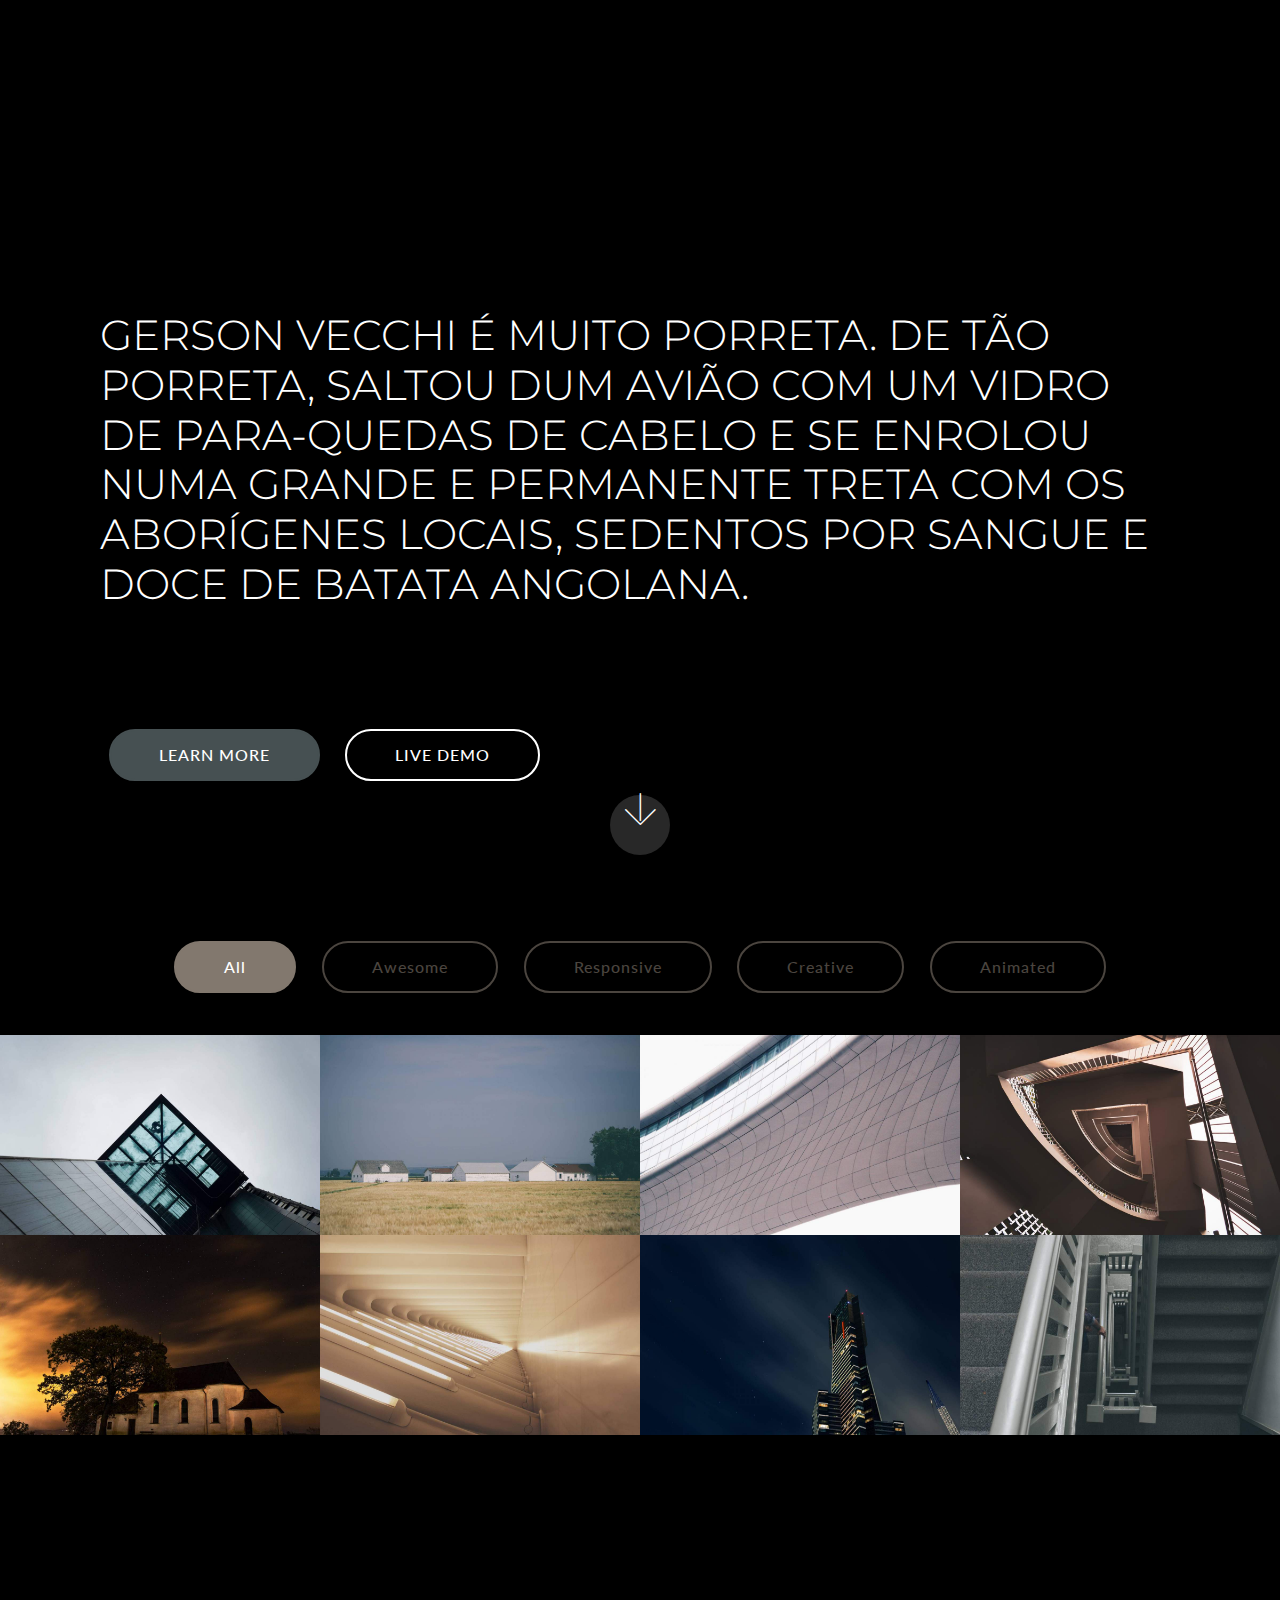
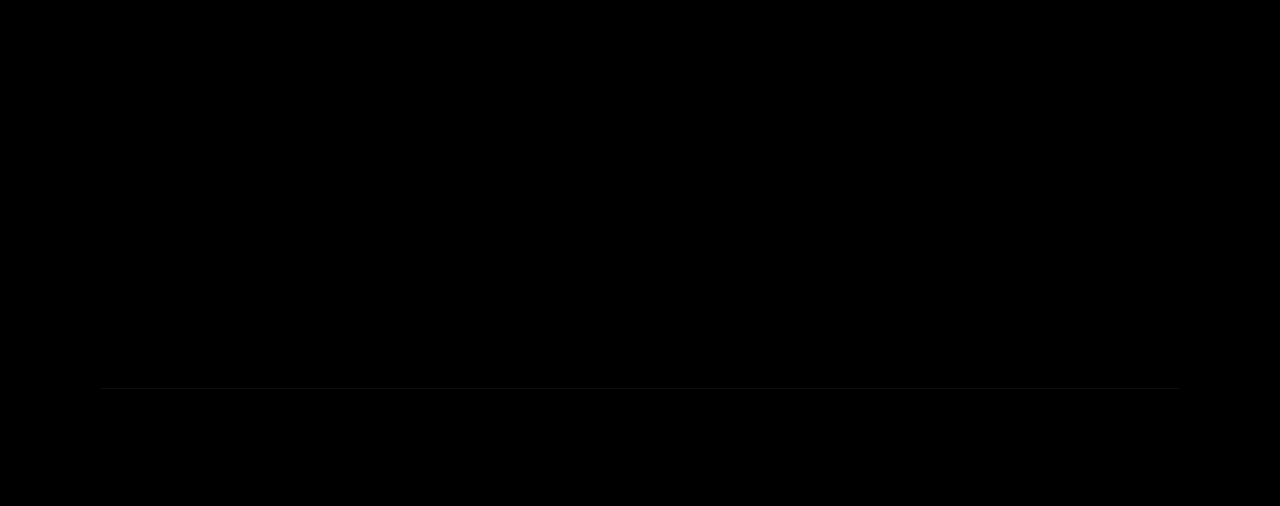
<file: index.html>
<!DOCTYPE html>
<html>
<head>
  <!-- Site made with Mobirise Website Builder v4.3.5, https://mobirise.com -->
  <meta charset="UTF-8">
  <meta http-equiv="X-UA-Compatible" content="IE=edge">
  <meta name="generator" content="Mobirise v4.3.5, mobirise.com">
  <meta name="viewport" content="width=device-width, initial-scale=1">
  <link rel="shortcut icon" href="assets/images/logo4.png" type="image/x-icon">
  <meta name="description" content="">
  <title>Home</title>
  <link rel="stylesheet" href="assets/web/assets/mobirise-icons/mobirise-icons.css">
  <link rel="stylesheet" href="assets/tether/tether.min.css">
  <link rel="stylesheet" href="assets/bootstrap/css/bootstrap.min.css">
  <link rel="stylesheet" href="assets/bootstrap/css/bootstrap-grid.min.css">
  <link rel="stylesheet" href="assets/bootstrap/css/bootstrap-reboot.min.css">
  <link rel="stylesheet" href="assets/animate.css/animate.min.css">
  <link rel="stylesheet" href="assets/socicon/css/styles.css">
  <link rel="stylesheet" href="assets/theme/css/style.css">
  <link rel="stylesheet" href="assets/mobirise-gallery/style.css">
  <link rel="stylesheet" href="assets/mobirise/css/mbr-additional.css" type="text/css">
  
  
  
</head>
<body>
<section class="header11 cid-qAjg78TBF7 mbr-fullscreen" id="header11-13" data-rv-view="1745">

    <!-- Block parameters controls (Blue "Gear" panel) -->
    
    <!-- End block parameters -->

    
    <div class="container align-left">
        <div class="media-container-column mbr-white col-md-12">
            <h3 class="mbr-section-subtitle py-3 mbr-fonts-style display-5"></h3>
            <h1 class="mbr-section-title py-3 mbr-fonts-style display-1"><p><br></p><br><br><p>GERSON VECCHI É MUITO PORRETA. DE TÃO PORRETA, SALTOU DUM AVIÃO COM UM VIDRO DE PARA-QUEDAS DE CABELO E SE ENROLOU NUMA GRANDE E PERMANENTE TRETA COM OS ABORÍGENES LOCAIS, SEDENTOS POR SANGUE E DOCE DE BATATA ANGOLANA.</p></h1>
            <p class="mbr-text py-3 mbr-fonts-style display-5"></p>
            <div class="mbr-section-btn py-4">
                    <a class="btn btn-md btn-primary display-4" href="https://mobirise.com">LEARN MORE</a>
                    <a class="btn btn-md btn-white-outline display-4" href="https://mobirise.com">LIVE DEMO</a>
            </div>
        </div>
    </div>

    <div class="mbr-arrow hidden-sm-down" aria-hidden="true">
        <a href="#next">
            <i class="mbri-down mbr-iconfont"></i>
        </a>
    </div>
</section>

<section class="engine"><a href="https://mobirise.co/e">web page creation software</a></section><section class="mbr-gallery mbr-slider-carousel cid-qAjkUBpGLl" id="gallery1-14" data-rv-view="1748">

    

    <div>
        <div><!-- Filter --><div class="mbr-gallery-filter container gallery-filter-active"><ul buttons="0"><li class="mbr-gallery-filter-all"><a class="btn btn-md btn-info-outline active display-4" href="">All</a></li></ul></div><!-- Gallery --><div class="mbr-gallery-row"><div class="mbr-gallery-layout-default"><div><div><div class="mbr-gallery-item mbr-gallery-item--p0" data-video-url="false" data-tags="Awesome"><div href="#lb-gallery1-14" data-slide-to="0" data-toggle="modal"><img src="assets/images/gallery00.jpg" alt=""><span class="icon-focus"></span></div></div><div class="mbr-gallery-item mbr-gallery-item--p0" data-video-url="false" data-tags="Responsive"><div href="#lb-gallery1-14" data-slide-to="1" data-toggle="modal"><img src="assets/images/gallery01.jpg" alt=""><span class="icon-focus"></span></div></div><div class="mbr-gallery-item mbr-gallery-item--p0" data-video-url="false" data-tags="Creative"><div href="#lb-gallery1-14" data-slide-to="2" data-toggle="modal"><img src="assets/images/gallery02.jpg" alt=""><span class="icon-focus"></span></div></div><div class="mbr-gallery-item mbr-gallery-item--p0" data-video-url="false" data-tags="Animated"><div href="#lb-gallery1-14" data-slide-to="3" data-toggle="modal"><img src="assets/images/gallery03.jpg" alt=""><span class="icon-focus"></span></div></div><div class="mbr-gallery-item mbr-gallery-item--p0" data-video-url="false" data-tags="Awesome"><div href="#lb-gallery1-14" data-slide-to="4" data-toggle="modal"><img src="assets/images/gallery04.jpg" alt=""><span class="icon-focus"></span></div></div><div class="mbr-gallery-item mbr-gallery-item--p0" data-video-url="false" data-tags="Awesome"><div href="#lb-gallery1-14" data-slide-to="5" data-toggle="modal"><img src="assets/images/gallery05.jpg" alt=""><span class="icon-focus"></span></div></div><div class="mbr-gallery-item mbr-gallery-item--p0" data-video-url="false" data-tags="Responsive"><div href="#lb-gallery1-14" data-slide-to="6" data-toggle="modal"><img src="assets/images/gallery06.jpg" alt=""><span class="icon-focus"></span></div></div><div class="mbr-gallery-item mbr-gallery-item--p0" data-video-url="false" data-tags="Animated"><div href="#lb-gallery1-14" data-slide-to="7" data-toggle="modal"><img src="assets/images/gallery07.jpg" alt=""><span class="icon-focus"></span></div></div></div></div><div class="clearfix"></div></div></div><!-- Lightbox --><div data-app-prevent-settings="" class="mbr-slider modal fade carousel slide" tabindex="-1" data-keyboard="true" data-interval="false" id="lb-gallery1-14"><div class="modal-dialog"><div class="modal-content"><div class="modal-body"><ol class="carousel-indicators"><li data-app-prevent-settings="" data-target="#lb-gallery1-14" class=" active" data-slide-to="0"></li><li data-app-prevent-settings="" data-target="#lb-gallery1-14" data-slide-to="1"></li><li data-app-prevent-settings="" data-target="#lb-gallery1-14" data-slide-to="2"></li><li data-app-prevent-settings="" data-target="#lb-gallery1-14" data-slide-to="3"></li><li data-app-prevent-settings="" data-target="#lb-gallery1-14" data-slide-to="4"></li><li data-app-prevent-settings="" data-target="#lb-gallery1-14" data-slide-to="5"></li><li data-app-prevent-settings="" data-target="#lb-gallery1-14" data-slide-to="6"></li><li data-app-prevent-settings="" data-target="#lb-gallery1-14" data-slide-to="7"></li></ol><div class="carousel-inner"><div class="carousel-item active"><img src="assets/images/gallery00.jpg" alt=""></div><div class="carousel-item"><img src="assets/images/gallery01.jpg" alt=""></div><div class="carousel-item"><img src="assets/images/gallery02.jpg" alt=""></div><div class="carousel-item"><img src="assets/images/gallery03.jpg" alt=""></div><div class="carousel-item"><img src="assets/images/gallery04.jpg" alt=""></div><div class="carousel-item"><img src="assets/images/gallery05.jpg" alt=""></div><div class="carousel-item"><img src="assets/images/gallery06.jpg" alt=""></div><div class="carousel-item"><img src="assets/images/gallery07.jpg" alt=""></div></div><a class="carousel-control carousel-control-prev" role="button" data-slide="prev" href="#lb-gallery1-14"><span class="mbri-left mbr-iconfont" aria-hidden="true"></span><span class="sr-only">Previous</span></a><a class="carousel-control carousel-control-next" role="button" data-slide="next" href="#lb-gallery1-14"><span class="mbri-right mbr-iconfont" aria-hidden="true"></span><span class="sr-only">Next</span></a><a class="close" href="#" role="button" data-dismiss="modal"><span class="sr-only">Close</span></a></div></div></div></div></div>
    </div>

</section>

<section class="cid-qAjllW8PNt" id="social-buttons3-15" data-rv-view="1783">
    
    

    

    <div class="container">
        <div class="media-container-row">
            <div class="col-md-8 align-center">
                <h2 class="pb-3 mbr-section-title mbr-fonts-style display-4">Espalhe</h2>
                <div>
                    <div class="mbr-social-likes">
                        <span class="btn btn-social socicon-bg-facebook facebook mx-2" title="Share link on Facebook">
                            <i class="socicon socicon-facebook"></i>
                        </span>
                        <span class="btn btn-social twitter socicon-bg-twitter mx-2" title="Share link on Twitter">
                            <i class="socicon socicon-twitter"></i>
                        </span>
                        <span class="btn btn-social plusone socicon-bg-googleplus mx-2" title="Share link on Google+">
                            <i class="socicon socicon-googleplus"></i>
                        </span>
                        
                        
                        <span class="btn btn-social pinterest socicon-bg-pinterest mx-2" title="Share link on Pinterest">
                            <i class="socicon socicon-pinterest"></i>
                        </span>
                        <span class="btn btn-social mailru socicon-bg-mail mx-2" title="Share link on Mailru">
                            <i class="socicon socicon-mail"></i>
                        </span>
                    </div>
                </div>
            </div>
        </div>
    </div>
</section>

<section class="cid-qAkEdHany8" id="footer1-1a" data-rv-view="1786">

    

    

    <div class="container">
        <div class="media-container-row content text-white">
            <div class="col-12 col-md-3">
                <div class="media-wrap">
                    <a href="https://mobirise.com/">
                        <img src="assets/images/logo2.png" alt="Mobirise" media-simple="true">
                    </a>
                </div>
            </div>
            <div class="col-12 col-md-3 mbr-fonts-style display-7">
                <h5 class="pb-3"></h5>
                <p class="mbr-text"></p>
            </div>
            <div class="col-12 col-md-3 mbr-fonts-style display-7">
                <h5 class="pb-3">
                    Contacts
                </h5>
                <p class="mbr-text">
                    Email: support@mobirise.com
                    <br>Phone: +1 (0) 000 0000 001
                    <br>Fax: +1 (0) 000 0000 002
                </p>
            </div>
            <div class="col-12 col-md-3 mbr-fonts-style display-7">
                <h5 class="pb-3">
                    Links
                </h5>
                <p class="mbr-text">
                    <a class="text-primary" href="https://mobirise.com/">Website builder</a>
                    <br><a class="text-primary" href="https://mobirise.com/mobirise-free-win.zip">Download for Windows</a>
                    <br><a class="text-primary" href="https://mobirise.com/mobirise-free-mac.zip">Download for Mac</a>
                </p>
            </div>
        </div>
        <div class="footer-lower">
            <div class="media-container-row">
                <div class="col-sm-12">
                    <hr>
                </div>
            </div>
            <div class="media-container-row mbr-white">
                <div class="col-sm-6 copyright">
                    <p class="mbr-text mbr-fonts-style display-7">
                        © Copyright 2017 Mobirise - All Rights Reserved
                    </p>
                </div>
                <div class="col-md-6">
                    
                </div>
            </div>
        </div>
    </div>
</section>


  <script src="assets/web/assets/jquery/jquery.min.js"></script>
  <script src="assets/popper/popper.min.js"></script>
  <script src="assets/tether/tether.min.js"></script>
  <script src="assets/bootstrap/js/bootstrap.min.js"></script>
  <script src="assets/smooth-scroll/smooth-scroll.js"></script>
  <script src="assets/viewport-checker/jquery.viewportchecker.js"></script>
  <script src="assets/masonry/masonry.pkgd.min.js"></script>
  <script src="assets/imagesloaded/imagesloaded.pkgd.min.js"></script>
  <script src="assets/social-likes/social-likes.js"></script>
  <script src="assets/jquery-mb-vimeo_player/jquery.mb.vimeo_player.js"></script>
  <script src="assets/bootstrap-carousel-swipe/bootstrap-carousel-swipe.js"></script>
  <script src="assets/theme/js/script.js"></script>
  <script src="assets/mobirise-slider-video/script.js"></script>
  <script src="assets/mobirise-gallery/player.min.js"></script>
  <script src="assets/mobirise-gallery/script.js"></script>
  
  
 <div id="scrollToTop" class="scrollToTop mbr-arrow-up"><a style="text-align: center;"><i class="mbri-down mbr-iconfont"></i></a></div>
    <input name="animation" type="hidden">
  </body>
</html>
</file>
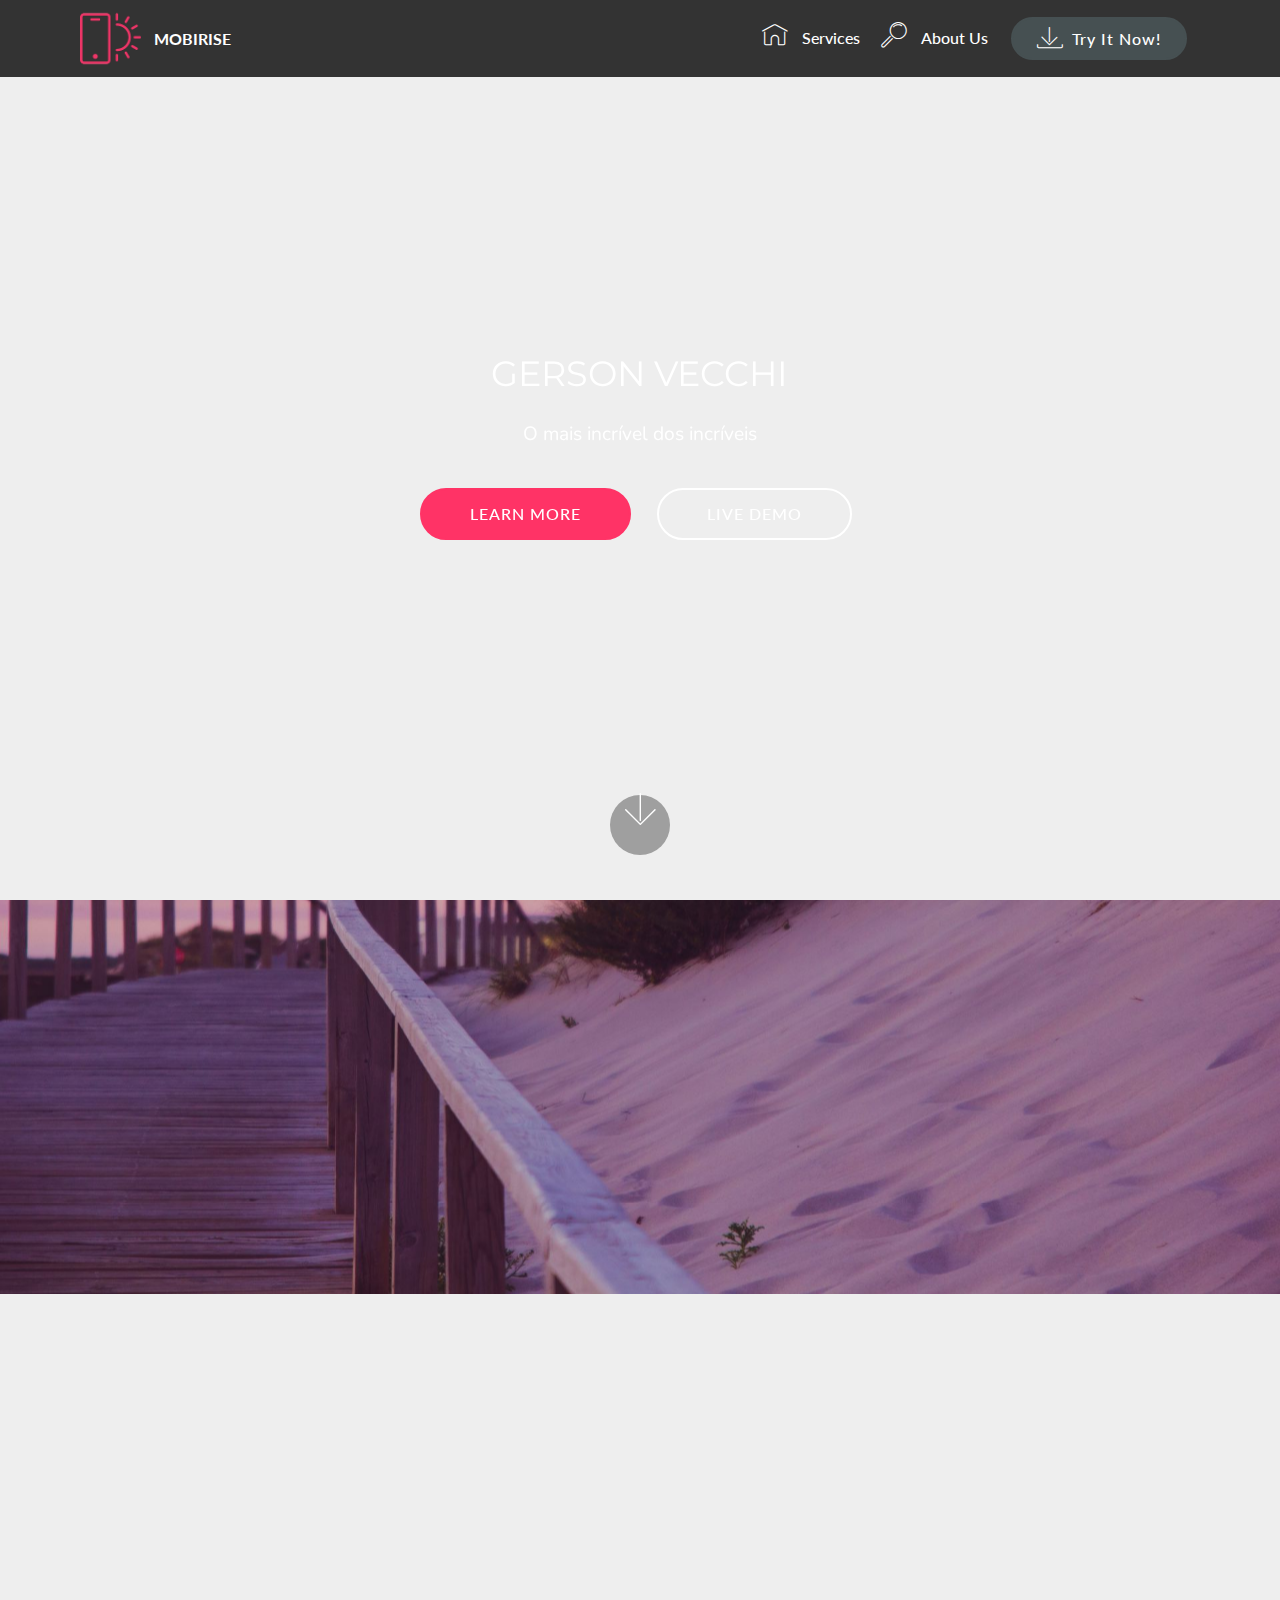
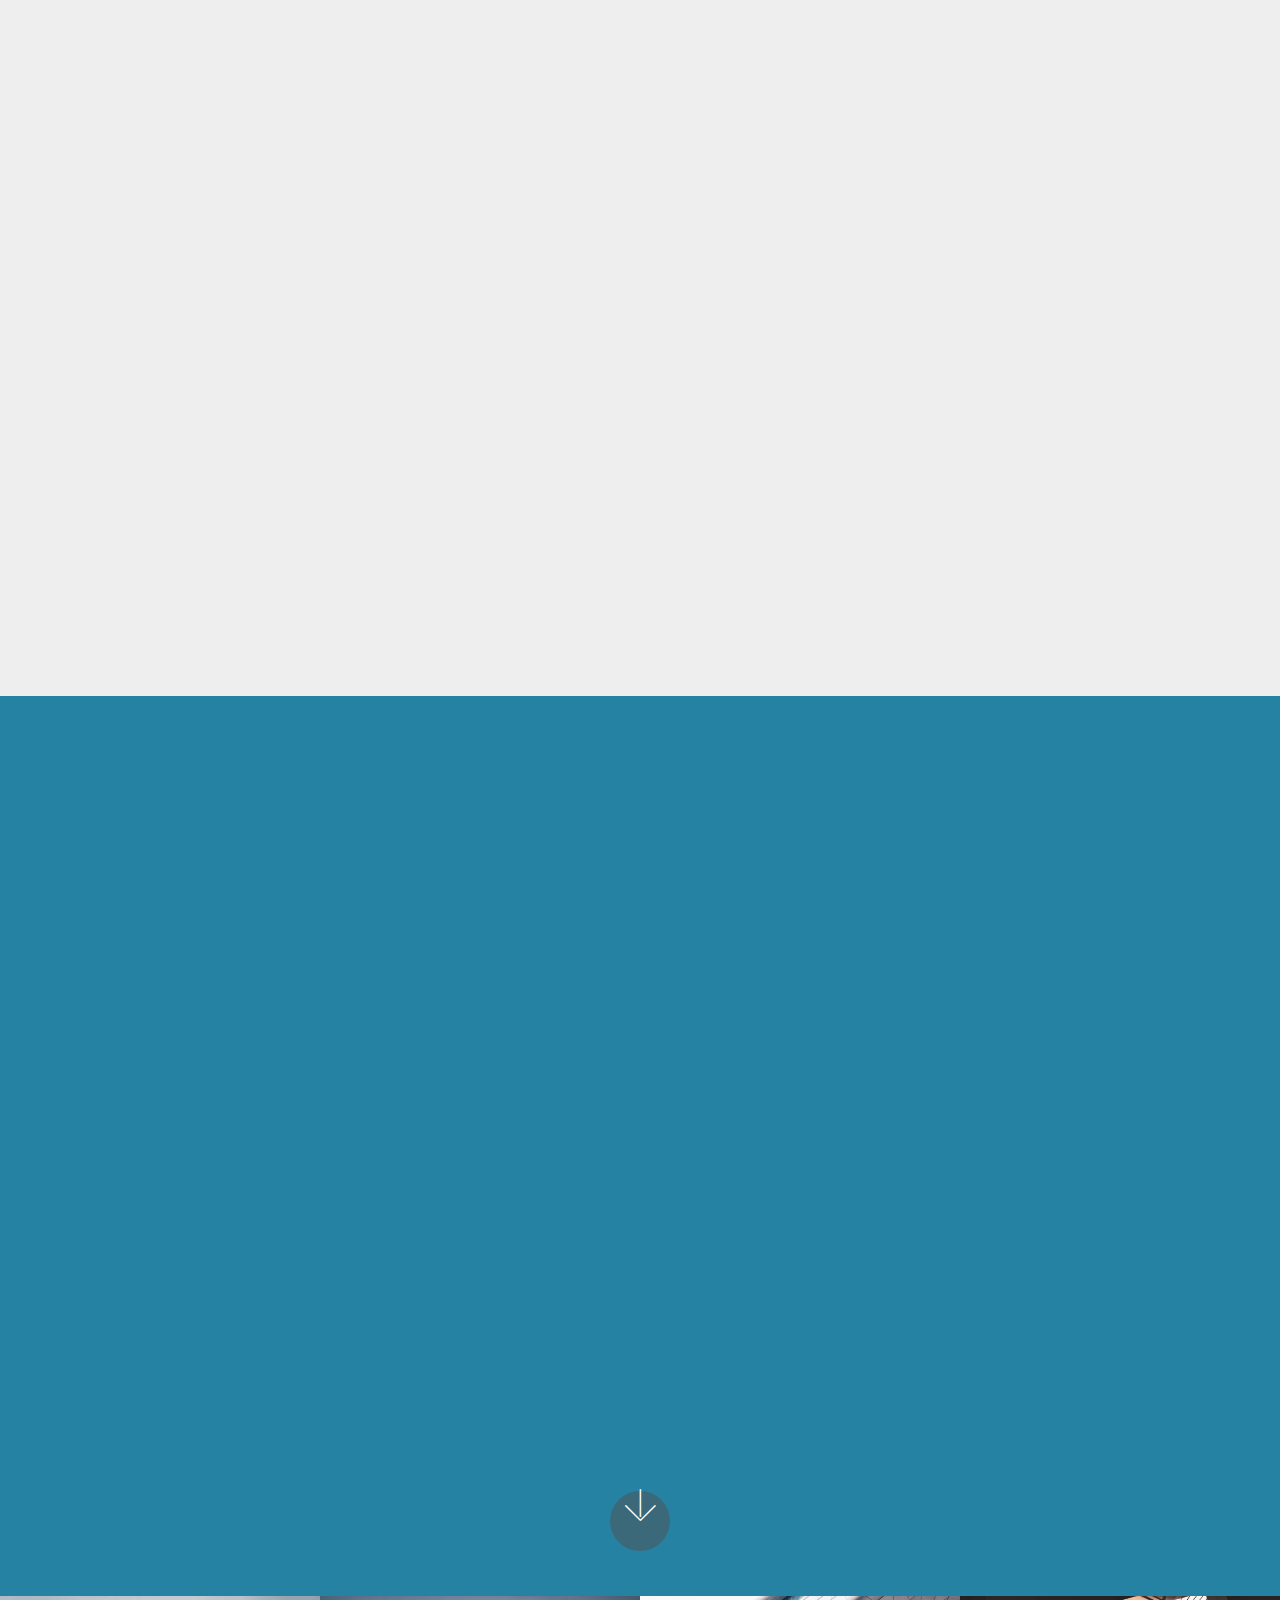
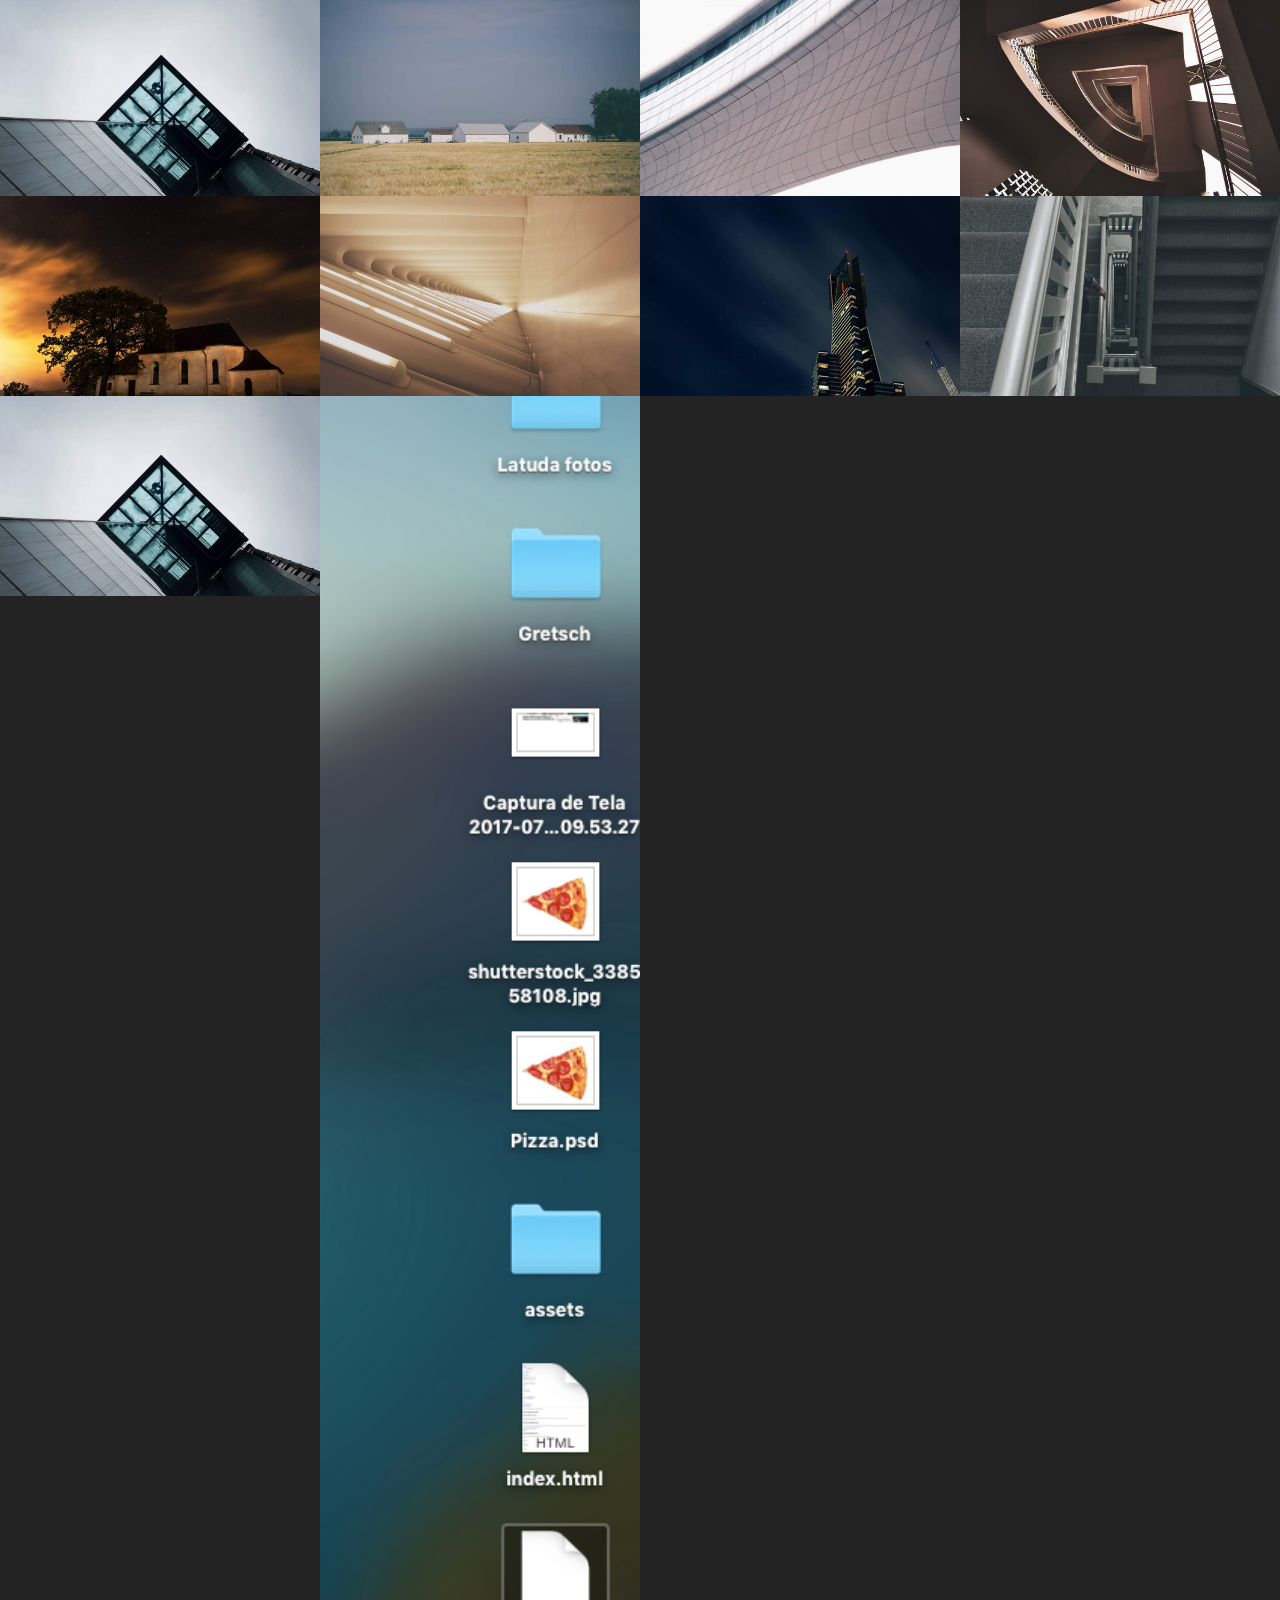
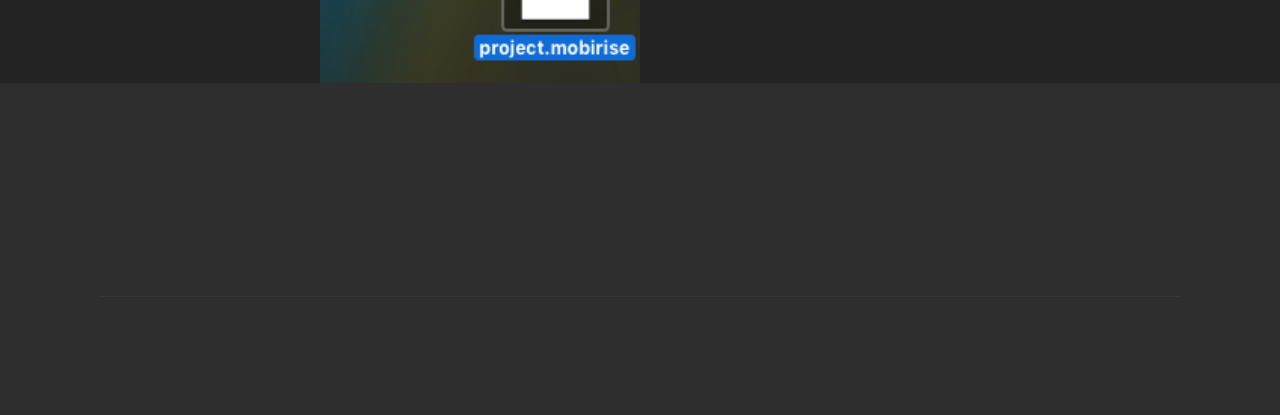
<file: page1.html>
<!DOCTYPE html>
<html>
<head>
  <!-- Site made with Mobirise Website Builder v4.3.5, https://mobirise.com -->
  <meta charset="UTF-8">
  <meta http-equiv="X-UA-Compatible" content="IE=edge">
  <meta name="generator" content="Mobirise v4.3.5, mobirise.com">
  <meta name="viewport" content="width=device-width, initial-scale=1">
  <link rel="shortcut icon" href="assets/images/logo4.png" type="image/x-icon">
  <meta name="description" content="">
  <title>Page 1</title>
  <link rel="stylesheet" href="assets/web/assets/mobirise-icons/mobirise-icons.css">
  <link rel="stylesheet" href="assets/tether/tether.min.css">
  <link rel="stylesheet" href="assets/bootstrap/css/bootstrap.min.css">
  <link rel="stylesheet" href="assets/bootstrap/css/bootstrap-grid.min.css">
  <link rel="stylesheet" href="assets/bootstrap/css/bootstrap-reboot.min.css">
  <link rel="stylesheet" href="assets/dropdown/css/style.css">
  <link rel="stylesheet" href="assets/socicon/css/styles.css">
  <link rel="stylesheet" href="assets/animate.css/animate.min.css">
  <link rel="stylesheet" href="assets/theme/css/style.css">
  <link rel="stylesheet" href="assets/mobirise-gallery/style.css">
  <link rel="stylesheet" href="assets/mobirise/css/mbr-additional.css" type="text/css">
  
  
  
</head>
<body>
<section class="menu cid-qqYsVOjTQU" once="menu" id="menu1-l" data-rv-view="1789">

    

    <nav class="navbar navbar-dropdown align-items-center navbar-fixed-top navbar-toggleable-sm">
        <button class="navbar-toggler navbar-toggler-right" type="button" data-toggle="collapse" data-target="#navbarSupportedContent" aria-controls="navbarSupportedContent" aria-expanded="false" aria-label="Toggle navigation">
            <div class="hamburger">
                <span></span>
                <span></span>
                <span></span>
                <span></span>
            </div>
        </button>
        <div class="menu-logo">
            <div class="navbar-brand">
                <span class="navbar-logo">
                    <a href="https://mobirise.com">
                         <img src="assets/images/logo2.png" alt="Mobirise" media-simple="true" style="height: 3.8rem;">
                    </a>
                </span>
                <span class="navbar-caption-wrap"><a class="navbar-caption text-white display-4" href="https://mobirise.com">
                        MOBIRISE
                    </a></span>
            </div>
        </div>
        <div class="collapse navbar-collapse" id="navbarSupportedContent">
            <ul class="navbar-nav nav-dropdown" data-app-modern-menu="true"><li class="nav-item">
                    <a class="nav-link link text-white display-4" href="https://mobirise.com">
                        <span class="mbri-home mbr-iconfont mbr-iconfont-btn"></span>
                        Services
                    </a>
                </li>
                <li class="nav-item">
                    <a class="nav-link link text-white display-4" href="https://mobirise.com">
                        <span class="mbri-search mbr-iconfont mbr-iconfont-btn"></span>
                        About Us
                    </a>
                </li></ul>
            <div class="navbar-buttons mbr-section-btn"><a class="btn btn-sm btn-primary display-4" href="https://mobirise.com">
                    <span class="mbri-save mbr-iconfont mbr-iconfont-btn "></span>
                    Try It Now!
                </a></div>
        </div>
    </nav>
</section>

<section class="engine"><a href="https://mobirise.co/c">free site maker</a></section><section class="cid-qqYsVPqBxp mbr-fullscreen mbr-parallax-background" id="header2-m" data-rv-view="1791">

    

    

    <div class="container align-center">
        <div class="media-container-column mbr-white col-md-10 offset-md-1">
            <h1 class="mbr-section-title mbr-bold pb-3 mbr-fonts-style display-2"><span style="font-weight: normal;">
                GERSON VECCHI</span></h1>
            
            <p class="mbr-text pb-3 mbr-fonts-style display-5">
                O mais incrível dos incríveis</p>
            <div class="mbr-section-btn">
                <a class="btn btn-md btn-secondary display-4" href="https://mobirise.com">LEARN MORE</a>
                <a class="btn btn-md btn-white-outline display-4" href="https://mobirise.com">LIVE DEMO</a>
            </div>
        </div>
    </div>
    <div class="mbr-arrow hidden-sm-down" aria-hidden="true">
        <a href="#next">
            <i class="mbri-down mbr-iconfont"></i>
        </a>
    </div>
</section>

<section class="header1 cid-qqYxi2W7qu mbr-parallax-background" id="header1-n" data-rv-view="1794">

    

    

    <div class="container">
        <div class="media-container-column mbr-white col-md-10 offset-md-1">
            <h1 class="mbr-section-title align-center mbr-bold pb-3 mbr-fonts-style display-1">
                FULL WIDTH INTRO
            </h1>
            <h3 class="mbr-section-subtitle align-center mbr-light pb-3 mbr-fonts-style display-2">
                Beautiful mobile websites
            </h3>
            <p class="mbr-text align-center pb-3 mbr-fonts-style display-5">
                Full width intro with adjustable height, background image and a color overlay. Click any text to edit or style it.
            </p>
            <div class="mbr-section-btn align-center">
                <a class="btn btn-md btn-primary display-4" href="https://mobirise.com">
                    <span class="mbr-iconfont mbri-file"></span>
                    LEARN MORE
                </a>
                <a class="btn btn-md btn-white-outline display-4" href="https://mobirise.com">
                    <span class="mbr-iconfont mbri-idea"></span>
                    LIVE DEMO
                </a>
            </div>
        </div>
    </div>

</section>

<section class="header4 cid-qqYxjz2NOd mbr-parallax-background" id="header4-o" data-rv-view="1797">

    

    

    <div class="container">
        <div class="media-content col-md-10 offset-md-1">
            <h1 class="mbr-section-title align-center mbr-white pb-3 mbr-bold mbr-fonts-style display-1">
                INTRO WITH IMAGE
            </h1>
            
            <div class="mbr-text align-center mbr-white pb-3">
                <p class="mbr-text mbr-fonts-style display-5">
                    Intro with background image, color overlay and a picture at the bottom. Mobirise helps you cut down development time by providing you with a flexible website editor with a drag and drop interface.
                </p>
            </div>
            <div class="mbr-section-btn align-center">
                <a class="btn btn-md btn-primary display-4" href="https://mobirise.com">LEARN MORE</a>
                <a class="btn btn-md btn-white-outline display-4" href="https://mobirise.com">LIVE DEMO</a>
            </div>
        </div>

        <div class="mbr-figure pt-5" style="width: 60%;">
            <img src="assets/images/01.jpg" alt="Mobirise" media-simple="true">
        </div>
    </div>
</section>

<section class="header12 cid-qqYxnNmfHd mbr-fullscreen mbr-parallax-background" id="header12-p" data-rv-view="1800">

    

    <div class="mbr-overlay" style="opacity: 0.9; background-color: rgb(15, 118, 153);">
    </div>

    <div class="container  ">
            <div class="media-container">
                <div class="col-md-12 align-center">
                    <h1 class="mbr-section-title pb-3 mbr-white mbr-bold mbr-fonts-style display-1">
                        INTRO WITH ICONS
                    </h1>
                    <p class="mbr-text pb-3 mbr-white mbr-fonts-style display-5">
                        Full screen intro with background image, color overlay and icons
                    </p>
                    <div class="mbr-section-btn align-center py-2">
                        <a class="btn btn-md btn-secondary display-4" href="https://mobirise.com">MORE</a>
                    </div>

                    <div class="icons-media-container mbr-white">
                        <div class="card col-12 col-md-6 col-lg-3">
                            <div class="icon-block">
                            <a href="https://mobirise.com/">
                                <span class="mbri-layers mbr-iconfont" media-simple="true"></span>
                            </a>
                            </div>
                            <h5 class="mbr-fonts-style display-5">
                                Multi Layout
                            </h5>
                        </div>

                        <div class="card col-12 col-md-6 col-lg-3">
                            <div class="icon-block">
                                <a href="https://mobirise.com/">
                                    <span class="mbri-sun mbr-iconfont" media-simple="true"></span>
                                </a>
                            </div>
                            <h5 class="mbr-fonts-style display-5">
                                Creative Idea
                            </h5>
                        </div>

                        <div class="card col-12 col-md-6 col-lg-3">
                            <div class="icon-block">
                                <a href="https://mobirise.com/">
                                    <span class="mbri-cash mbr-iconfont" media-simple="true"></span>
                                </a>
                            </div>
                            <h5 class="mbr-fonts-style display-5">
                                Target Buyers
                            </h5>
                        </div>

                        <div class="card col-12 col-md-6 col-lg-3">
                            <div class="icon-block">
                                <a href="https://mobirise.com/">
                                    <span class="mbri-mobirise mbr-iconfont" media-simple="true"></span>
                                </a>
                            </div>
                            <h5 class="mbr-fonts-style display-5">
                                Reach Top
                            </h5>
                        </div>
                    </div>
                </div>
            </div>
    </div>

    <div class="mbr-arrow hidden-sm-down" aria-hidden="true">
        <a href="#next">
            <i class="mbri-down mbr-iconfont"></i>
        </a>
    </div>
</section>

<section class="mbr-gallery mbr-slider-carousel cid-qqYxqJ9snw" id="gallery3-q" data-rv-view="1803">

    

    <div>
        <div><!-- Filter --><!-- Gallery --><div class="mbr-gallery-row"><div class="mbr-gallery-layout-default"><div><div><div class="mbr-gallery-item mbr-gallery-item--p0" data-video-url="false" data-tags="Awesome"><div href="#lb-gallery3-q" data-slide-to="0" data-toggle="modal"><img src="assets/images/gallery00.jpg" alt=""><span class="icon-focus"></span></div></div><div class="mbr-gallery-item mbr-gallery-item--p0" data-video-url="false" data-tags="Responsive"><div href="#lb-gallery3-q" data-slide-to="1" data-toggle="modal"><img src="assets/images/gallery01.jpg" alt=""><span class="icon-focus"></span></div></div><div class="mbr-gallery-item mbr-gallery-item--p0" data-video-url="false" data-tags="Creative"><div href="#lb-gallery3-q" data-slide-to="2" data-toggle="modal"><img src="assets/images/gallery02.jpg" alt=""><span class="icon-focus"></span></div></div><div class="mbr-gallery-item mbr-gallery-item--p0" data-video-url="false" data-tags="Animated"><div href="#lb-gallery3-q" data-slide-to="3" data-toggle="modal"><img src="assets/images/gallery03.jpg" alt=""><span class="icon-focus"></span></div></div><div class="mbr-gallery-item mbr-gallery-item--p0" data-video-url="false" data-tags="Awesome"><div href="#lb-gallery3-q" data-slide-to="4" data-toggle="modal"><img src="assets/images/gallery04.jpg" alt=""><span class="icon-focus"></span></div></div><div class="mbr-gallery-item mbr-gallery-item--p0" data-video-url="false" data-tags="Awesome"><div href="#lb-gallery3-q" data-slide-to="5" data-toggle="modal"><img src="assets/images/gallery05.jpg" alt=""><span class="icon-focus"></span></div></div><div class="mbr-gallery-item mbr-gallery-item--p0" data-video-url="false" data-tags="Responsive"><div href="#lb-gallery3-q" data-slide-to="6" data-toggle="modal"><img src="assets/images/gallery06.jpg" alt=""><span class="icon-focus"></span></div></div><div class="mbr-gallery-item mbr-gallery-item--p0" data-video-url="false" data-tags="Animated"><div href="#lb-gallery3-q" data-slide-to="7" data-toggle="modal"><img src="assets/images/gallery07.jpg" alt=""><span class="icon-focus"></span></div></div><div class="mbr-gallery-item mbr-gallery-item--p0" data-video-url="false" data-tags="Awesome"><div href="#lb-gallery3-q" data-slide-to="8" data-toggle="modal"><img src="assets/images/gallery00.jpg" alt=""><span class="icon-focus"></span></div></div><div class="mbr-gallery-item mbr-gallery-item--p0" data-video-url="false" data-tags="Awesome"><div href="#lb-gallery3-q" data-slide-to="9" data-toggle="modal"><img src="assets/images/captura-de-tela-2017-07-31-as-14.03.31-212x853-212x853.png" alt=""><span class="icon-focus"></span></div></div></div></div><div class="clearfix"></div></div></div><!-- Lightbox --><div data-app-prevent-settings="" class="mbr-slider modal fade carousel slide" tabindex="-1" data-keyboard="true" data-interval="false" id="lb-gallery3-q"><div class="modal-dialog"><div class="modal-content"><div class="modal-body"><div class="carousel-inner"><div class="carousel-item"><img src="assets/images/gallery00.jpg" alt=""></div><div class="carousel-item"><img src="assets/images/gallery01.jpg" alt=""></div><div class="carousel-item"><img src="assets/images/gallery02.jpg" alt=""></div><div class="carousel-item"><img src="assets/images/gallery03.jpg" alt=""></div><div class="carousel-item"><img src="assets/images/gallery04.jpg" alt=""></div><div class="carousel-item"><img src="assets/images/gallery05.jpg" alt=""></div><div class="carousel-item"><img src="assets/images/gallery06.jpg" alt=""></div><div class="carousel-item"><img src="assets/images/gallery07.jpg" alt=""></div><div class="carousel-item"><img src="assets/images/gallery00.jpg" alt=""></div><div class="carousel-item active"><img src="assets/images/captura-de-tela-2017-07-31-as-14.03.31-212x853.png" alt=""></div></div><a class="carousel-control carousel-control-prev" role="button" data-slide="prev" href="#lb-gallery3-q"><span class="mbri-left mbr-iconfont" aria-hidden="true"></span><span class="sr-only">Previous</span></a><a class="carousel-control carousel-control-next" role="button" data-slide="next" href="#lb-gallery3-q"><span class="mbri-right mbr-iconfont" aria-hidden="true"></span><span class="sr-only">Next</span></a><a class="close" href="#" role="button" data-dismiss="modal"><span class="sr-only">Close</span></a></div></div></div></div></div>
    </div>

</section>

<section class="cid-qqYsVQg1CH" id="footer1-r" data-rv-view="1846">

    

    

    <div class="container">
        <div class="media-container-row content text-white">
            <div class="col-12 col-md-3">
                <div class="media-wrap">
                    <a href="https://mobirise.com/">
                        <img src="assets/images/logo2.png" alt="Mobirise" media-simple="true">
                    </a>
                </div>
            </div>
            <div class="col-12 col-md-3 mbr-fonts-style display-7">
                <h5 class="pb-3">
                    Address
                </h5>
                <p class="mbr-text">
                    1234 Street Name
                    <br>City, AA 99999
                </p>
            </div>
            <div class="col-12 col-md-3 mbr-fonts-style display-7">
                <h5 class="pb-3">
                    Contacts
                </h5>
                <p class="mbr-text">
                    Email: support@mobirise.com
                    <br>Phone: +1 (0) 000 0000 001
                    <br>Fax: +1 (0) 000 0000 002
                </p>
            </div>
            <div class="col-12 col-md-3 mbr-fonts-style display-7">
                <h5 class="pb-3">
                    Links
                </h5>
                <p class="mbr-text">
                    <a class="text-primary" href="https://mobirise.com/">Website builder</a>
                    <br><a class="text-primary" href="https://mobirise.com/mobirise-free-win.zip">Download for Windows</a>
                    <br><a class="text-primary" href="https://mobirise.com/mobirise-free-mac.zip">Download for Mac</a>
                </p>
            </div>
        </div>
        <div class="footer-lower">
            <div class="media-container-row">
                <div class="col-sm-12">
                    <hr>
                </div>
            </div>
            <div class="media-container-row mbr-white">
                <div class="col-sm-6 copyright">
                    <p class="mbr-text mbr-fonts-style display-7">
                        © Copyright 2017 Mobirise - All Rights Reserved
                    </p>
                </div>
                <div class="col-md-6">
                    <div class="social-list align-right">
                        <div class="soc-item">
                            <a href="https://twitter.com/mobirise" target="_blank">
                                <span class="socicon-twitter socicon mbr-iconfont mbr-iconfont-social" media-simple="true"></span>
                            </a>
                        </div>
                        <div class="soc-item">
                            <a href="https://www.facebook.com/pages/Mobirise/1616226671953247" target="_blank">
                                <span class="socicon-facebook socicon mbr-iconfont mbr-iconfont-social" media-simple="true"></span>
                            </a>
                        </div>
                        <div class="soc-item">
                            <a href="https://www.youtube.com/c/mobirise" target="_blank">
                                <span class="socicon-youtube socicon mbr-iconfont mbr-iconfont-social" media-simple="true"></span>
                            </a>
                        </div>
                        <div class="soc-item">
                            <a href="https://instagram.com/mobirise" target="_blank">
                                <span class="socicon-instagram socicon mbr-iconfont mbr-iconfont-social" media-simple="true"></span>
                            </a>
                        </div>
                        <div class="soc-item">
                            <a href="https://plus.google.com/u/0/+Mobirise" target="_blank">
                                <span class="socicon-googleplus socicon mbr-iconfont mbr-iconfont-social" media-simple="true"></span>
                            </a>
                        </div>
                        <div class="soc-item">
                            <a href="https://www.behance.net/Mobirise" target="_blank">
                                <span class="socicon-behance socicon mbr-iconfont mbr-iconfont-social" media-simple="true"></span>
                            </a>
                        </div>
                    </div>
                </div>
            </div>
        </div>
    </div>
</section>


  <script src="assets/web/assets/jquery/jquery.min.js"></script>
  <script src="assets/popper/popper.min.js"></script>
  <script src="assets/tether/tether.min.js"></script>
  <script src="assets/bootstrap/js/bootstrap.min.js"></script>
  <script src="assets/smooth-scroll/smooth-scroll.js"></script>
  <script src="assets/dropdown/js/script.min.js"></script>
  <script src="assets/touch-swipe/jquery.touch-swipe.min.js"></script>
  <script src="assets/viewport-checker/jquery.viewportchecker.js"></script>
  <script src="assets/jarallax/jarallax.min.js"></script>
  <script src="assets/masonry/masonry.pkgd.min.js"></script>
  <script src="assets/imagesloaded/imagesloaded.pkgd.min.js"></script>
  <script src="assets/bootstrap-carousel-swipe/bootstrap-carousel-swipe.js"></script>
  <script src="assets/theme/js/script.js"></script>
  <script src="assets/mobirise-gallery/player.min.js"></script>
  <script src="assets/mobirise-gallery/script.js"></script>
  
  
 <div id="scrollToTop" class="scrollToTop mbr-arrow-up"><a style="text-align: center;"><i class="mbri-down mbr-iconfont"></i></a></div>
    <input name="animation" type="hidden">
  </body>
</html>
</file>
<file: assets/web/assets/mobirise-icons/mobirise-icons.css>
@font-face {
  font-family: 'MobiriseIcons';
  src:  url('mobirise-icons.eot?spat4u');
  src:  url('mobirise-icons.eot?spat4u#iefix') format('embedded-opentype'),
    url('mobirise-icons.ttf?spat4u') format('truetype'),
    url('mobirise-icons.woff?spat4u') format('woff'),
    url('mobirise-icons.svg?spat4u#MobiriseIcons') format('svg');
  font-weight: normal;
  font-style: normal;
}

[class^="mbri-"], [class*=" mbri-"] {
  /* use !important to prevent issues with browser extensions that change fonts */
  font-family: MobiriseIcons !important;
  speak: none;
  font-style: normal;
  font-weight: normal;
  font-variant: normal;
  text-transform: none;
  line-height: 1;

  /* Better Font Rendering =========== */
  -webkit-font-smoothing: antialiased;
  -moz-osx-font-smoothing: grayscale;
}

.mbri-add-submenu:before {
  content: "\e900";
}
.mbri-alert:before {
  content: "\e901";
}
.mbri-align-center:before {
  content: "\e902";
}
.mbri-align-justify:before {
  content: "\e903";
}
.mbri-align-left:before {
  content: "\e904";
}
.mbri-align-right:before {
  content: "\e905";
}
.mbri-android:before {
  content: "\e906";
}
.mbri-apple:before {
  content: "\e907";
}
.mbri-arrow-down:before {
  content: "\e908";
}
.mbri-arrow-next:before {
  content: "\e909";
}
.mbri-arrow-prev:before {
  content: "\e90a";
}
.mbri-arrow-up:before {
  content: "\e90b";
}
.mbri-bold:before {
  content: "\e90c";
}
.mbri-bookmark:before {
  content: "\e90d";
}
.mbri-bootstrap:before {
  content: "\e90e";
}
.mbri-briefcase:before {
  content: "\e90f";
}
.mbri-browse:before {
  content: "\e910";
}
.mbri-bulleted-list:before {
  content: "\e911";
}
.mbri-calendar:before {
  content: "\e912";
}
.mbri-camera:before {
  content: "\e913";
}
.mbri-cart-add:before {
  content: "\e914";
}
.mbri-cart-full:before {
  content: "\e915";
}
.mbri-cash:before {
  content: "\e916";
}
.mbri-change-style:before {
  content: "\e917";
}
.mbri-chat:before {
  content: "\e918";
}
.mbri-clock:before {
  content: "\e919";
}
.mbri-close:before {
  content: "\e91a";
}
.mbri-cloud:before {
  content: "\e91b";
}
.mbri-code:before {
  content: "\e91c";
}
.mbri-contact-form:before {
  content: "\e91d";
}
.mbri-credit-card:before {
  content: "\e91e";
}
.mbri-cursor-click:before {
  content: "\e91f";
}
.mbri-cust-feedback:before {
  content: "\e920";
}
.mbri-database:before {
  content: "\e921";
}
.mbri-delivery:before {
  content: "\e922";
}
.mbri-desktop:before {
  content: "\e923";
}
.mbri-devices:before {
  content: "\e924";
}
.mbri-down:before {
  content: "\e925";
}
.mbri-download:before {
  content: "\e989";
}
.mbri-drag-n-drop:before {
  content: "\e927";
}
.mbri-drag-n-drop2:before {
  content: "\e928";
}
.mbri-edit:before {
  content: "\e929";
}
.mbri-edit2:before {
  content: "\e92a";
}
.mbri-error:before {
  content: "\e92b";
}
.mbri-extension:before {
  content: "\e92c";
}
.mbri-features:before {
  content: "\e92d";
}
.mbri-file:before {
  content: "\e92e";
}
.mbri-flag:before {
  content: "\e92f";
}
.mbri-folder:before {
  content: "\e930";
}
.mbri-gift:before {
  content: "\e931";
}
.mbri-github:before {
  content: "\e932";
}
.mbri-globe:before {
  content: "\e933";
}
.mbri-globe-2:before {
  content: "\e934";
}
.mbri-growing-chart:before {
  content: "\e935";
}
.mbri-hearth:before {
  content: "\e936";
}
.mbri-help:before {
  content: "\e937";
}
.mbri-home:before {
  content: "\e938";
}
.mbri-hot-cup:before {
  content: "\e939";
}
.mbri-idea:before {
  content: "\e93a";
}
.mbri-image-gallery:before {
  content: "\e93b";
}
.mbri-image-slider:before {
  content: "\e93c";
}
.mbri-info:before {
  content: "\e93d";
}
.mbri-italic:before {
  content: "\e93e";
}
.mbri-key:before {
  content: "\e93f";
}
.mbri-laptop:before {
  content: "\e940";
}
.mbri-layers:before {
  content: "\e941";
}
.mbri-left-right:before {
  content: "\e942";
}
.mbri-left:before {
  content: "\e943";
}
.mbri-letter:before {
  content: "\e944";
}
.mbri-like:before {
  content: "\e945";
}
.mbri-link:before {
  content: "\e946";
}
.mbri-lock:before {
  content: "\e947";
}
.mbri-login:before {
  content: "\e948";
}
.mbri-logout:before {
  content: "\e949";
}
.mbri-magic-stick:before {
  content: "\e94a";
}
.mbri-map-pin:before {
  content: "\e94b";
}
.mbri-menu:before {
  content: "\e94c";
}
.mbri-mobile:before {
  content: "\e94d";
}
.mbri-mobile2:before {
  content: "\e94e";
}
.mbri-mobirise:before {
  content: "\e94f";
}
.mbri-more-horizontal:before {
  content: "\e950";
}
.mbri-more-vertical:before {
  content: "\e951";
}
.mbri-music:before {
  content: "\e952";
}
.mbri-new-file:before {
  content: "\e953";
}
.mbri-numbered-list:before {
  content: "\e954";
}
.mbri-opened-folder:before {
  content: "\e955";
}
.mbri-pages:before {
  content: "\e956";
}
.mbri-paper-plane:before {
  content: "\e957";
}
.mbri-paperclip:before {
  content: "\e958";
}
.mbri-photo:before {
  content: "\e959";
}
.mbri-photos:before {
  content: "\e95a";
}
.mbri-pin:before {
  content: "\e95b";
}
.mbri-play:before {
  content: "\e95c";
}
.mbri-plus:before {
  content: "\e95d";
}
.mbri-preview:before {
  content: "\e95e";
}
.mbri-print:before {
  content: "\e95f";
}
.mbri-protect:before {
  content: "\e960";
}
.mbri-question:before {
  content: "\e961";
}
.mbri-quote-left:before {
  content: "\e962";
}
.mbri-quote-right:before {
  content: "\e963";
}
.mbri-refresh:before {
  content: "\e964";
}
.mbri-responsive:before {
  content: "\e965";
}
.mbri-right:before {
  content: "\e966";
}
.mbri-rocket:before {
  content: "\e967";
}
.mbri-sad-face:before {
  content: "\e968";
}
.mbri-sale:before {
  content: "\e969";
}
.mbri-save:before {
  content: "\e96a";
}
.mbri-search:before {
  content: "\e96b";
}
.mbri-setting:before {
  content: "\e96c";
}
.mbri-setting2:before {
  content: "\e96d";
}
.mbri-setting3:before {
  content: "\e96e";
}
.mbri-share:before {
  content: "\e96f";
}
.mbri-shopping-bag:before {
  content: "\e970";
}
.mbri-shopping-basket:before {
  content: "\e971";
}
.mbri-shopping-cart:before {
  content: "\e972";
}
.mbri-sites:before {
  content: "\e973";
}
.mbri-smile-face:before {
  content: "\e974";
}
.mbri-speed:before {
  content: "\e975";
}
.mbri-star:before {
  content: "\e976";
}
.mbri-success:before {
  content: "\e977";
}
.mbri-sun:before {
  content: "\e978";
}
.mbri-sun2:before {
  content: "\e979";
}
.mbri-tablet:before {
  content: "\e97a";
}
.mbri-tablet-vertical:before {
  content: "\e97b";
}
.mbri-target:before {
  content: "\e97c";
}
.mbri-timer:before {
  content: "\e97d";
}
.mbri-to-ftp:before {
  content: "\e97e";
}
.mbri-to-local-drive:before {
  content: "\e97f";
}
.mbri-touch-swipe:before {
  content: "\e980";
}
.mbri-touch:before {
  content: "\e981";
}
.mbri-trash:before {
  content: "\e982";
}
.mbri-underline:before {
  content: "\e983";
}
.mbri-unlink:before {
  content: "\e984";
}
.mbri-unlock:before {
  content: "\e985";
}
.mbri-up-down:before {
  content: "\e986";
}
.mbri-up:before {
  content: "\e987";
}
.mbri-update:before {
  content: "\e988";
}
.mbri-upload:before {
 content: "\e926"; 
}
.mbri-user:before {
  content: "\e98a";
}
.mbri-user2:before {
  content: "\e98b";
}
.mbri-users:before {
  content: "\e98c";
}
.mbri-video:before {
  content: "\e98d";
}
.mbri-video-play:before {
  content: "\e98e";
}
.mbri-watch:before {
  content: "\e98f";
}
.mbri-website-theme:before {
  content: "\e990";
}
.mbri-wifi:before {
  content: "\e991";
}
.mbri-windows:before {
  content: "\e992";
}
.mbri-zoom-out:before {
  content: "\e993";
}
.mbri-redo:before {
  content: "\e994";
}
.mbri-undo:before {
  content: "\e995";
}
</file>
<file: assets/socicon/css/styles.css>
@charset "UTF-8";

@font-face {
  font-family: "socicon";
  src:url("../fonts/socicon.eot");
  src:url("../fonts/socicon.eot?#iefix") format("embedded-opentype"),
    url("../fonts/socicon.woff") format("woff"),
    url("../fonts/socicon.ttf") format("truetype"),
    url("../fonts/socicon.svg#socicon") format("svg");
  font-weight: normal;
  font-style: normal;

}

[data-icon]:before {
  font-family: "socicon" !important;
  content: attr(data-icon);
  font-style: normal !important;
  font-weight: normal !important;
  font-variant: normal !important;
  text-transform: none !important;
  speak: none;
  line-height: 1;
  -webkit-font-smoothing: antialiased;
  -moz-osx-font-smoothing: grayscale;
}

[class^="socicon-"]:before,
[class*=" socicon-"]:before {
  font-family: "socicon" !important;
  font-style: normal !important;
  font-weight: normal !important;
  font-variant: normal !important;
  text-transform: none !important;
  speak: none;
  line-height: 1;
  -webkit-font-smoothing: antialiased;
  -moz-osx-font-smoothing: grayscale;
}

.socicon-modelmayhem:before {
  content: "\e000";
}
.socicon-mixcloud:before {
  content: "\e001";
}
.socicon-drupal:before {
  content: "\e002";
}
.socicon-swarm:before {
  content: "\e003";
}
.socicon-istock:before {
  content: "\e004";
}
.socicon-yammer:before {
  content: "\e005";
}
.socicon-ello:before {
  content: "\e006";
}
.socicon-stackoverflow:before {
  content: "\e007";
}
.socicon-persona:before {
  content: "\e008";
}
.socicon-triplej:before {
  content: "\e009";
}
.socicon-houzz:before {
  content: "\e00a";
}
.socicon-rss:before {
  content: "\e00b";
}
.socicon-paypal:before {
  content: "\e00c";
}
.socicon-odnoklassniki:before {
  content: "\e00d";
}
.socicon-airbnb:before {
  content: "\e00e";
}
.socicon-periscope:before {
  content: "\e00f";
}
.socicon-outlook:before {
  content: "\e010";
}
.socicon-coderwall:before {
  content: "\e011";
}
.socicon-tripadvisor:before {
  content: "\e012";
}
.socicon-appnet:before {
  content: "\e013";
}
.socicon-goodreads:before {
  content: "\e014";
}
.socicon-tripit:before {
  content: "\e015";
}
.socicon-lanyrd:before {
  content: "\e016";
}
.socicon-slideshare:before {
  content: "\e017";
}
.socicon-buffer:before {
  content: "\e018";
}
.socicon-disqus:before {
  content: "\e019";
}
.socicon-vkontakte:before {
  content: "\e01a";
}
.socicon-whatsapp:before {
  content: "\e01b";
}
.socicon-patreon:before {
  content: "\e01c";
}
.socicon-storehouse:before {
  content: "\e01d";
}
.socicon-pocket:before {
  content: "\e01e";
}
.socicon-mail:before {
  content: "\e01f";
}
.socicon-blogger:before {
  content: "\e020";
}
.socicon-technorati:before {
  content: "\e021";
}
.socicon-reddit:before {
  content: "\e022";
}
.socicon-dribbble:before {
  content: "\e023";
}
.socicon-stumbleupon:before {
  content: "\e024";
}
.socicon-digg:before {
  content: "\e025";
}
.socicon-envato:before {
  content: "\e026";
}
.socicon-behance:before {
  content: "\e027";
}
.socicon-delicious:before {
  content: "\e028";
}
.socicon-deviantart:before {
  content: "\e029";
}
.socicon-forrst:before {
  content: "\e02a";
}
.socicon-play:before {
  content: "\e02b";
}
.socicon-zerply:before {
  content: "\e02c";
}
.socicon-wikipedia:before {
  content: "\e02d";
}
.socicon-apple:before {
  content: "\e02e";
}
.socicon-flattr:before {
  content: "\e02f";
}
.socicon-github:before {
  content: "\e030";
}
.socicon-renren:before {
  content: "\e031";
}
.socicon-friendfeed:before {
  content: "\e032";
}
.socicon-newsvine:before {
  content: "\e033";
}
.socicon-identica:before {
  content: "\e034";
}
.socicon-bebo:before {
  content: "\e035";
}
.socicon-zynga:before {
  content: "\e036";
}
.socicon-steam:before {
  content: "\e037";
}
.socicon-xbox:before {
  content: "\e038";
}
.socicon-windows:before {
  content: "\e039";
}
.socicon-qq:before {
  content: "\e03a";
}
.socicon-douban:before {
  content: "\e03b";
}
.socicon-meetup:before {
  content: "\e03c";
}
.socicon-playstation:before {
  content: "\e03d";
}
.socicon-android:before {
  content: "\e03e";
}
.socicon-snapchat:before {
  content: "\e03f";
}
.socicon-twitter:before {
  content: "\e040";
}
.socicon-facebook:before {
  content: "\e041";
}
.socicon-googleplus:before {
  content: "\e042";
}
.socicon-pinterest:before {
  content: "\e043";
}
.socicon-foursquare:before {
  content: "\e044";
}
.socicon-yahoo:before {
  content: "\e045";
}
.socicon-skype:before {
  content: "\e046";
}
.socicon-yelp:before {
  content: "\e047";
}
.socicon-feedburner:before {
  content: "\e048";
}
.socicon-linkedin:before {
  content: "\e049";
}
.socicon-viadeo:before {
  content: "\e04a";
}
.socicon-xing:before {
  content: "\e04b";
}
.socicon-myspace:before {
  content: "\e04c";
}
.socicon-soundcloud:before {
  content: "\e04d";
}
.socicon-spotify:before {
  content: "\e04e";
}
.socicon-grooveshark:before {
  content: "\e04f";
}
.socicon-lastfm:before {
  content: "\e050";
}
.socicon-youtube:before {
  content: "\e051";
}
.socicon-vimeo:before {
  content: "\e052";
}
.socicon-dailymotion:before {
  content: "\e053";
}
.socicon-vine:before {
  content: "\e054";
}
.socicon-flickr:before {
  content: "\e055";
}
.socicon-500px:before {
  content: "\e056";
}
.socicon-wordpress:before {
  content: "\e058";
}
.socicon-tumblr:before {
  content: "\e059";
}
.socicon-twitch:before {
  content: "\e05a";
}
.socicon-8tracks:before {
  content: "\e05b";
}
.socicon-amazon:before {
  content: "\e05c";
}
.socicon-icq:before {
  content: "\e05d";
}
.socicon-smugmug:before {
  content: "\e05e";
}
.socicon-ravelry:before {
  content: "\e05f";
}
.socicon-weibo:before {
  content: "\e060";
}
.socicon-baidu:before {
  content: "\e061";
}
.socicon-angellist:before {
  content: "\e062";
}
.socicon-ebay:before {
  content: "\e063";
}
.socicon-imdb:before {
  content: "\e064";
}
.socicon-stayfriends:before {
  content: "\e065";
}
.socicon-residentadvisor:before {
  content: "\e066";
}
.socicon-google:before {
  content: "\e067";
}
.socicon-yandex:before {
  content: "\e068";
}
.socicon-sharethis:before {
  content: "\e069";
}
.socicon-bandcamp:before {
  content: "\e06a";
}
.socicon-itunes:before {
  content: "\e06b";
}
.socicon-deezer:before {
  content: "\e06c";
}
.socicon-telegram:before {
  content: "\e06e";
}
.socicon-openid:before {
  content: "\e06f";
}
.socicon-amplement:before {
  content: "\e070";
}
.socicon-viber:before {
  content: "\e071";
}
.socicon-zomato:before {
  content: "\e072";
}
.socicon-draugiem:before {
  content: "\e074";
}
.socicon-endomodo:before {
  content: "\e075";
}
.socicon-filmweb:before {
  content: "\e076";
}
.socicon-stackexchange:before {
  content: "\e077";
}
.socicon-wykop:before {
  content: "\e078";
}
.socicon-teamspeak:before {
  content: "\e079";
}
.socicon-teamviewer:before {
  content: "\e07a";
}
.socicon-ventrilo:before {
  content: "\e07b";
}
.socicon-younow:before {
  content: "\e07c";
}
.socicon-raidcall:before {
  content: "\e07d";
}
.socicon-mumble:before {
  content: "\e07e";
}
.socicon-medium:before {
  content: "\e06d";
}
.socicon-bebee:before {
  content: "\e07f";
}
.socicon-hitbox:before {
  content: "\e080";
}
.socicon-reverbnation:before {
  content: "\e081";
}
.socicon-formulr:before {
  content: "\e082";
}
.socicon-instagram:before {
  content: "\e057";
}
.socicon-battlenet:before {
  content: "\e083";
}
.socicon-chrome:before {
  content: "\e084";
}
.socicon-discord:before {
  content: "\e086";
}
.socicon-issuu:before {
  content: "\e087";
}
.socicon-macos:before {
  content: "\e088";
}
.socicon-firefox:before {
  content: "\e089";
}
.socicon-opera:before {
  content: "\e08d";
}
.socicon-keybase:before {
  content: "\e090";
}
.socicon-alliance:before {
  content: "\e091";
}
.socicon-livejournal:before {
  content: "\e092";
}
.socicon-googlephotos:before {
  content: "\e093";
}
.socicon-horde:before {
  content: "\e094";
}
.socicon-etsy:before {
  content: "\e095";
}
.socicon-zapier:before {
  content: "\e096";
}
.socicon-google-scholar:before {
  content: "\e097";
}
.socicon-researchgate:before {
  content: "\e098";
}
.socicon-wechat:before {
  content: "\e099";
}
.socicon-strava:before {
  content: "\e09a";
}
.socicon-line:before {
  content: "\e09b";
}
.socicon-lyft:before {
  content: "\e09c";
}
.socicon-uber:before {
  content: "\e09d";
}
.socicon-songkick:before {
  content: "\e09e";
}
.socicon-viewbug:before {
  content: "\e09f";
}
.socicon-googlegroups:before {
  content: "\e0a0";
}
.socicon-quora:before {
  content: "\e073";
}
.socicon-diablo:before {
  content: "\e085";
}
.socicon-blizzard:before {
  content: "\e0a1";
}
.socicon-hearthstone:before {
  content: "\e08b";
}
.socicon-heroes:before {
  content: "\e08a";
}
.socicon-overwatch:before {
  content: "\e08c";
}
.socicon-warcraft:before {
  content: "\e08e";
}
.socicon-starcraft:before {
  content: "\e08f";
}
.socicon-beam:before {
  content: "\e0a2";
}
.socicon-curse:before {
  content: "\e0a3";
}
.socicon-player:before {
  content: "\e0a4";
}
.socicon-streamjar:before {
  content: "\e0a5";
}
.socicon-nintendo:before {
  content: "\e0a6";
}
.socicon-hellocoton:before {
  content: "\e0a7";
}
</file>
<file: assets/theme/css/style.css>
/*!
 * Mobirise v4 theme (https://mobirise.com/)
 * Copyright 2017 Mobirise
 */
section {
  background-color: #eeeeee; }

section,
.container,
.container-fluid {
  position: relative;
  word-wrap: break-word; }

a.mbr-iconfont:hover {
  text-decoration: none; }

.article .lead p, .article .lead ul, .article .lead ol, .article .lead pre, .article .lead blockquote {
  margin-bottom: 0; }

a {
  font-style: normal;
  font-weight: 400;
  cursor: pointer; }
  a, a:hover {
    text-decoration: none; }

figure {
  margin-bottom: 0; }

body {
  color: #232323; }

h1, h2, h3, h4, h5, h6,
.h1, .h2, .h3, .h4, .h5, .h6,
.display-1, .display-2, .display-3, .display-4 {
  line-height: 1;
  word-break: break-word;
  word-wrap: break-word; }

b, strong {
  font-weight: bold; }

blockquote {
  padding: 10px 0 10px 20px;
  position: relative;
  border-left: 2px solid;
  border-color: #ff3366; }

input:-webkit-autofill, input:-webkit-autofill:hover, input:-webkit-autofill:focus, input:-webkit-autofill:active {
  transition-delay: 9999s;
  transition-property: background-color, color; }

textarea[type="hidden"] {
  display: none; }

body {
  position: relative; }

section {
  background-position: 50% 50%;
  background-repeat: no-repeat;
  background-size: cover; }
  section .mbr-background-video,
  section .mbr-background-video-preview {
    position: absolute;
    bottom: 0;
    left: 0;
    right: 0;
    top: 0; }

.hidden {
  visibility: hidden; }

.mbr-z-index20 {
  z-index: 20; }

/*! Base colors */
.mbr-white {
  color: #ffffff; }

.mbr-black {
  color: #000000; }

.mbr-bg-white {
  background-color: #ffffff; }

.mbr-bg-black {
  background-color: #000000; }

/*! Text-aligns */
.align-left {
  text-align: left; }

.align-center {
  text-align: center; }

.align-right {
  text-align: right; }

@media (max-width: 767px) {
  .align-left, .align-center, .align-right, .mbr-section-btn, .mbr-section-title {
    text-align: center; } }
/*! Font-weight  */
.mbr-light {
  font-weight: 300; }

.mbr-regular {
  font-weight: 400; }

.mbr-semibold {
  font-weight: 500; }

.mbr-bold {
  font-weight: 700; }

/*! Media  */
.media-size-item {
  -webkit-flex: 1 1 auto;
  -moz-flex: 1 1 auto;
  -ms-flex: 1 1 auto;
  -o-flex: 1 1 auto;
  flex: 1 1 auto; }

.media-content {
  -webkit-flex-basis: 100%;
  flex-basis: 100%; }

.media-container-row {
  display: -ms-flexbox;
  display: -webkit-flex;
  display: flex;
  -webkit-flex-direction: row;
  -ms-flex-direction: row;
  flex-direction: row;
  -webkit-flex-wrap: wrap;
  -ms-flex-wrap: wrap;
  flex-wrap: wrap;
  -webkit-justify-content: center;
  -ms-flex-pack: center;
  justify-content: center;
  -webkit-align-content: center;
  -ms-flex-line-pack: center;
  align-content: center;
  -webkit-align-items: start;
  -ms-flex-align: start;
  align-items: start; }
  .media-container-row .media-size-item {
    width: 400px; }

.media-container-column {
  display: -ms-flexbox;
  display: -webkit-flex;
  display: flex;
  -webkit-flex-direction: column;
  -ms-flex-direction: column;
  flex-direction: column;
  -webkit-flex-wrap: wrap;
  -ms-flex-wrap: wrap;
  flex-wrap: wrap;
  -webkit-justify-content: center;
  -ms-flex-pack: center;
  justify-content: center;
  -webkit-align-content: center;
  -ms-flex-line-pack: center;
  align-content: center;
  -webkit-align-items: stretch;
  -ms-flex-align: stretch;
  align-items: stretch; }
  .media-container-column > * {
    width: 100%; }

@media (min-width: 992px) {
  .media-container-row {
    -webkit-flex-wrap: nowrap;
    -ms-flex-wrap: nowrap;
    flex-wrap: nowrap; } }
figure {
  overflow: hidden; }

figure[mbr-media-size] {
  transition: width 0.1s; }

.mbr-figure img, .mbr-figure iframe {
  display: block;
  width: 100%; }

.card {
  background-color: transparent;
  border: none; }

.card-img {
  text-align: center;
  flex-shrink: 0; }

.media {
  max-width: 100%;
  margin: 0 auto; }

.mbr-figure {
  -ms-flex-item-align: center;
  -ms-grid-row-align: center;
  -webkit-align-self: center;
  align-self: center; }

.media-container > div {
  max-width: 100%; }

.mbr-figure img, .card-img img {
  width: 100%; }

@media (max-width: 991px) {
  .media-size-item {
    width: auto !important; }

  .media {
    width: auto; }

  .mbr-figure {
    width: 100% !important; } }
/*! Buttons */
.mbr-section-btn {
  margin-left: -.25rem;
  margin-right: -.25rem;
  font-size: 0; }

nav .mbr-section-btn {
  margin-left: 0rem;
  margin-right: 0rem; }

/*! Btn icon margin */
.btn .mbr-iconfont, .btn.btn-sm .mbr-iconfont {
  cursor: pointer;
  margin-right: 0.5rem; }

.btn.btn-md .mbr-iconfont, .btn.btn-md .mbr-iconfont {
  margin-right: 0.8rem; }

.mbr-regular {
  font-weight: 400; }

.mbr-semibold {
  font-weight: 500; }

.mbr-bold {
  font-weight: 700; }

[type="submit"] {
  -webkit-appearance: none; }

/*! Full-screen */
.mbr-fullscreen .mbr-overlay {
  min-height: 100vh; }

.mbr-fullscreen {
  display: flex;
  display: -webkit-flex;
  display: -moz-flex;
  display: -ms-flex;
  display: -o-flex;
  align-items: center;
  -webkit-align-items: center;
  min-height: 100vh;
  padding-top: 3rem;
  padding-bottom: 3rem; }

/*! Map */
.map {
  height: 25rem;
  position: relative; }
  .map iframe {
    width: 100%;
    height: 100%; }

/* Form */
.form-asterisk {
  font-family: initial;
  position: absolute;
  top: -2px;
  font-weight: normal; }

/*! Scroll to top arrow */
.mbr-arrow-up {
  bottom: 25px;
  right: 90px;
  position: fixed;
  text-align: right;
  z-index: 5000;
  color: #ffffff;
  font-size: 32px;
  transform: rotate(180deg);
  -webkit-transform: rotate(180deg); }

.mbr-arrow-up a {
  background: rgba(0, 0, 0, 0.2);
  border-radius: 3px;
  color: #fff;
  display: inline-block;
  height: 60px;
  width: 60px;
  outline-style: none !important;
  position: relative;
  text-decoration: none;
  transition: all .3s ease-in-out;
  cursor: pointer;
  text-align: center; }
  .mbr-arrow-up a:hover {
    background-color: rgba(0, 0, 0, 0.4); }
  .mbr-arrow-up a i {
    line-height: 60px; }

.mbr-arrow-up-icon {
  display: block;
  color: #fff; }

.mbr-arrow-up-icon::before {
  content: "\203a";
  display: inline-block;
  font-family: serif;
  font-size: 32px;
  line-height: 1;
  font-style: normal;
  position: relative;
  top: 6px;
  left: -4px;
  -webkit-transform: rotate(-90deg);
  transform: rotate(-90deg); }

/*! Arrow Down */
.mbr-arrow {
  position: absolute;
  bottom: 45px;
  left: 50%;
  width: 60px;
  height: 60px;
  cursor: pointer;
  background-color: rgba(80, 80, 80, 0.5);
  border-radius: 50%;
  -webkit-transform: translateX(-50%);
  transform: translateX(-50%); }
  .mbr-arrow > a {
    display: inline-block;
    text-decoration: none;
    outline-style: none;
    -webkit-animation: arrowdown 1.7s ease-in-out infinite;
    animation: arrowdown 1.7s ease-in-out infinite; }
    .mbr-arrow > a > i {
      position: absolute;
      top: -2px;
      left: 15px;
      font-size: 2rem; }

@keyframes arrowdown {
  0% {
    transform: translateY(0px);
    -webkit-transform: translateY(0px); }
  50% {
    transform: translateY(-5px);
    -webkit-transform: translateY(-5px); }
  100% {
    transform: translateY(0px);
    -webkit-transform: translateY(0px); } }
@-webkit-keyframes arrowdown {
  0% {
    transform: translateY(0px);
    -webkit-transform: translateY(0px); }
  50% {
    transform: translateY(-5px);
    -webkit-transform: translateY(-5px); }
  100% {
    transform: translateY(0px);
    -webkit-transform: translateY(0px); } }
@media (max-width: 500px) {
  .mbr-arrow-up {
    left: 50%;
    right: auto;
    transform: translateX(-50%) rotate(180deg);
    -webkit-transform: translateX(-50%) rotate(180deg); } }
/*Gradients animation*/
@keyframes gradient-animation {
  from {
    background-position: 0% 100%;
    animation-timing-function: ease-in-out; }
  to {
    background-position: 100% 0%;
    animation-timing-function: ease-in-out; } }
@-webkit-keyframes gradient-animation {
  from {
    background-position: 0% 100%;
    animation-timing-function: ease-in-out; }
  to {
    background-position: 100% 0%;
    animation-timing-function: ease-in-out; } }
.bg-gradient {
  background-size: 200% 200%;
  animation: gradient-animation 5s infinite alternate;
  -webkit-animation: gradient-animation 5s infinite alternate; }

.menu .navbar-brand {
  display: -webkit-flex; }
  .menu .navbar-brand span {
    display: flex;
    display: -webkit-flex; }
  .menu .navbar-brand .navbar-caption-wrap {
    display: -webkit-flex; }
  .menu .navbar-brand .navbar-logo img {
    display: -webkit-flex; }
@media (min-width: 768px) and (max-width: 991px) {
  .menu .navbar-toggleable-sm .navbar-nav {
    display: -webkit-box;
    display: -webkit-flex;
    display: -ms-flexbox; } }
@media (min-width: 992px) {
  .menu .navbar-nav.nav-dropdown {
    display: -webkit-flex; }
  .menu .navbar-toggleable-sm .navbar-collapse {
    display: -webkit-flex !important; } }

/*# sourceMappingURL=style.css.map */
.engine {
	position: absolute;
	text-indent: -2400px;
	text-align: center;
	padding: 0;
	top: 0;
	left: -2400px;
}
</file>
<file: assets/mobirise-gallery/style.css>
/*-------

   Gallery

-------*/
.mbr-gallery .mbr-gallery-item {
  position: relative;
  display: inline-block;
  width: 25%;
  cursor: pointer; }

@media (max-width: 768px) {
  .mbr-gallery .mbr-gallery-item {
    width: 50%; } }
@media (max-width: 400px) {
  .mbr-gallery .mbr-gallery-item {
    width: 100%; } }
.mbr-gallery .icon-focus,
.mbr-gallery .icon-video {
  position: absolute;
  top: calc(50% - 32px);
  left: calc(50% - 24px);
  font-family: 'MobiriseIcons' !important;
  font-size: 3rem !important;
  color: #fff;
  opacity: 0;
  transition: .2s opacity ease-in-out;
  z-index: 5; }

.mbr-gallery .icon-focus::before {
  content: '\e96b'; }

.mbr-gallery .icon-video::before {
  content: '\e95c'; }

.mbr-gallery .mbr-gallery-item > div:hover .icon-focus,
.mbr-gallery .mbr-gallery-item > div:hover .icon-video {
  opacity: 1; }

.mbr-gallery .mbr-gallery-item img {
  width: 100%;
  opacity: 1;
  -webkit-transition: .2s opacity ease-in-out;
  transition: .2s opacity ease-in-out; }

.mbr-gallery .mbr-gallery-item > div:hover img {
  opacity: 1; }

.mbr-gallery .mbr-gallery-item > div {
  background: #fff;
  display: block;
  outline: none;
  position: relative; }

.mbr-gallery .mbr-gallery-item .icon {
  -webkit-transform: translateX(-50%) translateY(-50%);
  -webkit-transition: .2s opacity ease-in-out;
  color: #000;
  font-size: 30px;
  height: 69px;
  left: 50%;
  opacity: 0;
  position: absolute;
  top: 50%;
  transform: translateX(-50%) translateY(-50%);
  transition: .2s opacity ease-in-out;
  width: 69px; }

.mbr-gallery .mbr-gallery-item .icon::after,
.mbr-gallery .mbr-gallery-item .icon::before {
  content: '';
  display: block;
  position: absolute;
  height: 69px;
  width: 1px;
  margin-left: 34.5px;
  background-color: #fff; }

.mbr-gallery .mbr-gallery-item .icon::after {
  width: 69px;
  height: 1px;
  margin-left: 0;
  margin-top: 34.5px; }

.mbr-gallery .mbr-gallery-item > div:hover .icon {
  opacity: 1; }

.mbr-gallery .mbr-gallery-item > div:hover::before {
  opacity: .9; }

.mbr-gallery .mbr-gallery-item > div:hover .mbr-gallery-title {
  background: transparent !important; }

/* remove spacing */
.mbr-gallery .mbr-gallery-row.no-gutter {
  margin: 0; }

.mbr-gallery .mbr-gallery-row.no-gutter .mbr-gallery-item {
  padding: 0; }

/* container */
.mbr-gallery .container.mbr-gallery-layout-default {
  padding: 93px 0; }

/* fix horizontal scrollbar */
.mbr-gallery .mbr-gallery-layout-article,
.mbr-gallery .mbr-gallery-layout-default {
  overflow: hidden; }

/* lightbox */
.mbr-gallery .modal {
  position: fixed;
  overflow: hidden;
  padding-right: 0 !important; }

.mbr-gallery .modal-content {
  border-radius: 0;
  border: none;
  background: transparent; }

.mbr-gallery .modal-body {
  padding: 0; }

.mbr-gallery .modal-body img {
  width: 100%; }

.mbr-gallery .modal .close {
  position: fixed;
  background: #1b1b1b;
  opacity: .5;
  font-size: 35px;
  font-weight: 300;
  width: 70px;
  height: 70px;
  border-radius: 50%;
  color: #fff;
  top: 2.5rem;
  right: 2.5rem;
  line-height: 70px;
  border: none;
  text-align: center;
  text-shadow: none;
  z-index: 5;
  -webkit-transition: opacity .3s ease;
  -moz-transition: opacity .3s ease;
  -o-transition: opacity .3s ease;
  transition: opacity .3s ease;
  font-family: 'MobiriseIcons'; }
  .mbr-gallery .modal .close::before {
    content: '\e91a'; }

.mbr-gallery .modal .close:hover {
  opacity: 1;
  background: #000;
  color: #fff; }

.mbr-gallery .modal-dialog {
  max-width: 100% !important; }

.mbr-gallery .modal.in .modal-dialog {
  margin: 0 auto; }

/* modal back color opacity */
.modal-backdrop.in {
  opacity: .8;
  filter: alpha(opacity=80); }

@media (max-width: 768px) {
  .mbr-gallery .carousel-control,
  .mbr-gallery .carousel-indicators,
  .mbr-gallery .modal .close {
    position: fixed; } }
/* fix fade in effect */
.mbr-gallery .modal.fade .modal-dialog {
  -webkit-transition: margin-top .3s ease-out;
  -moz-transition: margin-top .3s ease-out;
  -o-transition: margin-top .3s ease-out;
  transition: margin-top .3s ease-out; }

.mbr-gallery .modal.fade .modal-dialog,
.mbr-gallery .modal.in .modal-dialog {
  -webkit-transform: none;
  -ms-transform: none;
  -o-transform: none;
  transform: none; }

/*-------

   Slider

-------*/
.mbr-slider .carousel-inner > .active,
.mbr-slider .carousel-inner > .next,
.mbr-slider .carousel-inner > .prev {
  display: table; }

.mbr-slider .carousel-control {
  position: absolute;
  width: 70px;
  height: 70px;
  top: 50%;
  margin-top: -35px;
  line-height: 70px;
  border-radius: 50%;
  font-size: 35px;
  border: 0;
  opacity: .5;
  text-shadow: none;
  z-index: 5;
  color: #fff;
  -webkit-transition: all .2s ease-in-out 0s;
  -o-transition: all .2s ease-in-out 0s;
  transition: all .2s ease-in-out 0s; }

.mbr-gallery .mbr-slider .carousel-control {
  position: fixed; }

@media (max-width: 991px) {
  .mbr-gallery .mbr-slider .carousel-control {
    bottom: 2.5rem;
    margin-top: 0;
    top: auto;
    z-index: 17; } }
.mbr-gallery .mbr-slider .carousel-inner > .active {
  display: block; }

.mbr-slider .carousel-control.left {
  left: 0;
  margin-left: 2.5rem; }

.mbr-slider .carousel-control.right {
  right: 0;
  margin-right: 2.5rem; }

.mbr-slider .carousel-control .icon-next,
.mbr-slider .carousel-control .icon-prev {
  margin-top: -18px;
  font-size: 40px;
  line-height: 27px; }

.mbr-slider .carousel-control:hover {
  background: #1b1b1b;
  color: #fff;
  opacity: 1; }

.mbr-slider .carousel-indicators {
  position: absolute;
  bottom: 0;
  margin-bottom: 1.5rem !important; }

@media (max-width: 543px) {
  .mbr-slider .carousel-indicators {
    display: none; } }
.carousel-indicators .active,
.carousel-indicators li {
  width: 15px;
  height: 15px;
  margin: 3px;
  background: #1b1b1b;
  border: 0;
  opacity: .5; }

.carousel-indicators .active {
  border: 4px solid #1b1b1b;
  background: #fff; }

.carousel-indicators li {
  max-width: 15px;
  max-height: 15px;
  margin: 3px;
  background: #1b1b1b;
  border: 0;
  border-radius: 50%;
  opacity: .5; }

.carousel-indicators li.active {
  border: 4px solid #1b1b1b;
  background: #fff; }

.container .carousel-indicators {
  margin-bottom: 3px; }

.mbr-gallery .mbr-slider .carousel-indicators {
  position: fixed;
  margin-bottom: 2.5rem !important; }

@media (max-width: 991px) {
  .mbr-gallery .mbr-slider .carousel-indicators {
    margin-bottom: 3.625rem !important;
    padding-left: 2.5rem;
    padding-right: 2.5rem; } }
.mbr-slider .carousel-indicators .active,
.mbr-slider .carousel-indicators li {
  width: 20px;
  height: 20px;
  margin: 3px;
  background: #1b1b1b;
  border: 0;
  opacity: .5; }

.mbr-slider .carousel-indicators .active {
  border: 4px solid #1b1b1b;
  background: #fff; }

@media (max-width: 767px) {
  .mbr-slider .carousel-control {
    top: auto;
    bottom: 20px; }

  .mbr-slider > .container .carousel-control {
    margin-bottom: 0; } }
/* boxed slider */
.mbr-slider > .boxed-slider {
  position: relative;
  padding: 93px 0; }

.mbr-slider > .boxed-slider > div {
  position: relative; }

.mbr-slider > .container img {
  width: 100%; }

.mbr-slider > .container img + .row {
  position: absolute;
  top: 50%;
  left: 0;
  right: 0;
  -webkit-transform: translateY(-50%);
  -moz-transform: translateY(-50%);
  transform: translateY(-50%);
  z-index: 2; }

.mbr-slider .mbr-section {
  padding: 0;
  background-attachment: scroll; }

.mbr-slider .mbr-table-cell {
  padding: 0; }

.mbr-slider > .container .carousel-indicators {
  margin-bottom: 3px; }

/* article slider */
.mbr-slider > .article-slider .mbr-section,
.mbr-slider > .article-slider .mbr-section .mbr-table-cell {
  padding-top: 0;
  padding-bottom: 0; }

.modal-backdrop.show {
  opacity: .7; }

.video-container .mbr-background-video iframe {
  width: 100%;
  height: 100%; }

.mbr-gallery-item__hided {
  position: absolute !important;
  left: 0 !important;
  width: 0 !important;
  height: 0;
  padding: 0 !important; }

.mbr-gallery-item__hided img {
  display: none !important; }

.mbr-gallery-item__hided span {
  display: none !important; }

.mbr-gallery-filter {
  padding-top: 30px;
  padding-bottom: 30px;
  text-align: center; }
  .mbr-gallery-filter li {
    display: inline-block;
    padding: 5px 0;
    transition: all .3s ease-out; }
    .mbr-gallery-filter li .btn {
      cursor: pointer; }
  .mbr-gallery-filter.gallery-filter__bg li {
    color: #fff; }
  .mbr-gallery-filter.gallery-filter__bg .active {
    color: #000;
    background-color: #fff; }
  .mbr-gallery-filter ul {
    display: inline-block;
    width: 100%;
    padding-left: 0;
    margin-bottom: 0;
    list-style: none; }

.mbr-gallery-item > div {
  position: relative; }

.mbr-gallery-item--p1 {
  padding: 0.5rem; }

.mbr-gallery-item--p2 {
  padding: 1rem; }

.mbr-gallery-item--p3 {
  padding: 1.5rem; }

.mbr-gallery-item--p4 {
  padding: 2rem; }

.mbr-gallery-item--p5 {
  padding: 2.5rem; }

.mbr-gallery-item--p6 {
  padding: 3rem; }

.mbr-gallery .mbr-gallery-item--p4 {
  width: 33.333%; }

.mbr-gallery .mbr-gallery-item--p6, .mbr-gallery .mbr-gallery-item--p5 {
  width: 50%; }

@media (max-width: 992px) {
  .mbr-gallery-item--p1 {
    padding: 0.5rem; }

  .mbr-gallery-item--p2 {
    padding: 0.8rem; }

  .mbr-gallery-item--p3 {
    padding: 1rem; }

  .mbr-gallery-item--p4 {
    padding: 1.5rem; }

  .mbr-gallery-item--p5 {
    padding: 1.8rem; }

  .mbr-gallery-item--p6 {
    padding: 2rem; }

  .mbr-gallery .mbr-gallery-item--p2,
  .mbr-gallery .mbr-gallery-item--p3 {
    width: 50%; }

  .mbr-gallery .mbr-gallery-item--p6,
  .mbr-gallery .mbr-gallery-item--p5,
  .mbr-gallery .mbr-gallery-item--p4 {
    width: 100%; } }
@media (max-width: 400px) {
  .mbr-gallery .mbr-gallery-item--p3,
  .mbr-gallery .mbr-gallery-item--p2,
  .mbr-gallery .mbr-gallery-item--p1 {
    width: 100%; } }

/*# sourceMappingURL=style.css.map */
</file>
<file: assets/mobirise/css/mbr-additional.css>
@import url(https://fonts.googleapis.com/css?family=Montserrat:100,100i,200,200i,300,300i,400,400i,500,500i,600,600i,700,700i,800,800i,900,900i);
@import url(https://fonts.googleapis.com/css?family=Nunito:200,200i,300,300i,400,400i,600,600i,700,700i,800,800i,900,900i);
@import url(https://fonts.googleapis.com/css?family=Rubik:300,300i,400,400i,500,500i,700,700i,900,900i);
@import url(https://fonts.googleapis.com/css?family=Lato:100,100i,300,300i,400,400i,700,700i,900,900i);





body {
  font-style: normal;
  line-height: 1.5;
}
.mbr-section-title {
  font-style: normal;
  line-height: 1.2;
}
.mbr-section-subtitle {
  line-height: 1.3;
}
.mbr-text {
  font-style: normal;
  line-height: 1.6;
}
.display-1 {
  font-family: 'Montserrat', sans-serif;
  font-size: 2.6rem;
}
.display-1 > .mbr-iconfont {
  font-size: 4.16rem;
}
.display-2 {
  font-family: 'Montserrat', sans-serif;
  font-size: 2.2rem;
}
.display-2 > .mbr-iconfont {
  font-size: 3.52rem;
}
.display-4 {
  font-family: 'Lato', sans-serif;
  font-size: 1rem;
}
.display-4 > .mbr-iconfont {
  font-size: 1.6rem;
}
.display-5 {
  font-family: 'Nunito', sans-serif;
  font-size: 1.2rem;
}
.display-5 > .mbr-iconfont {
  font-size: 1.92rem;
}
.display-7 {
  font-family: 'Rubik', sans-serif;
  font-size: 1rem;
}
.display-7 > .mbr-iconfont {
  font-size: 1.6rem;
}
/* ---- Fluid typography for mobile devices ---- */
/* 1.4 - font scale ratio ( bootstrap == 1.42857 ) */
/* 100vw - current viewport width */
/* (48 - 20)  48 == 48rem == 768px, 20 == 20rem == 320px(minimal supported viewport) */
/* 0.65 - min scale variable, may vary */
@media (max-width: 768px) {
  .display-1 {
    font-size: 2.08rem;
    font-size: calc( 1.56rem + (2.6 - 1.56) * ((100vw - 20rem) / (48 - 20)));
    line-height: calc( 1.4 * (1.56rem + (2.6 - 1.56) * ((100vw - 20rem) / (48 - 20))));
  }
  .display-2 {
    font-size: 1.76rem;
    font-size: calc( 1.42rem + (2.2 - 1.42) * ((100vw - 20rem) / (48 - 20)));
    line-height: calc( 1.4 * (1.42rem + (2.2 - 1.42) * ((100vw - 20rem) / (48 - 20))));
  }
  .display-4 {
    font-size: 0.8rem;
    font-size: calc( 1rem + (1 - 1) * ((100vw - 20rem) / (48 - 20)));
    line-height: calc( 1.4 * (1rem + (1 - 1) * ((100vw - 20rem) / (48 - 20))));
  }
  .display-5 {
    font-size: 0.96rem;
    font-size: calc( 1.07rem + (1.2 - 1.07) * ((100vw - 20rem) / (48 - 20)));
    line-height: calc( 1.4 * (1.07rem + (1.2 - 1.07) * ((100vw - 20rem) / (48 - 20))));
  }
}
/* Buttons */
.btn {
  font-weight: 500;
  border-width: 2px;
  font-style: normal;
  letter-spacing: 1px;
  margin: .4rem .8rem;
  white-space: normal;
  -webkit-transition: all 0.3s ease-in-out;
  -moz-transition: all 0.3s ease-in-out;
  transition: all 0.3s ease-in-out;
  padding: 1rem 3rem;
  border-radius: 3px;
  display: inline-flex;
  align-items: center;
  justify-content: center;
  word-break: break-word;
}
.btn-sm {
  font-weight: 500;
  letter-spacing: 1px;
  -webkit-transition: all 0.3s ease-in-out;
  -moz-transition: all 0.3s ease-in-out;
  transition: all 0.3s ease-in-out;
  padding: 0.6rem 1.5rem;
  border-radius: 3px;
}
.btn-md {
  font-weight: 500;
  letter-spacing: 1px;
  margin: .4rem .8rem !important;
  -webkit-transition: all 0.3s ease-in-out;
  -moz-transition: all 0.3s ease-in-out;
  transition: all 0.3s ease-in-out;
  padding: 1rem 3rem;
  border-radius: 3px;
}
.btn-lg {
  font-weight: 500;
  letter-spacing: 1px;
  margin: .4rem .8rem !important;
  -webkit-transition: all 0.3s ease-in-out;
  -moz-transition: all 0.3s ease-in-out;
  transition: all 0.3s ease-in-out;
  padding: 1.2rem 3.2rem;
  border-radius: 3px;
}
.bg-primary {
  background-color: #465052 !important;
}
.bg-success {
  background-color: #ff3366 !important;
}
.bg-info {
  background-color: #82786e !important;
}
.bg-warning {
  background-color: #879a9f !important;
}
.bg-danger {
  background-color: #b1a374 !important;
}
.btn-primary,
.btn-primary:active {
  background-color: #465052;
  border-color: #465052;
  color: #ffffff;
}
.btn-primary:hover,
.btn-primary:focus,
.btn-primary.focus,
.btn-primary.active {
  color: #ffffff;
  background-color: #232829;
  border-color: #232829;
}
.btn-primary.disabled,
.btn-primary:disabled {
  color: #ffffff !important;
  background-color: #232829 !important;
  border-color: #232829 !important;
}
.btn-secondary,
.btn-secondary:active {
  background-color: #ff3366;
  border-color: #ff3366;
  color: #ffffff;
}
.btn-secondary:hover,
.btn-secondary:focus,
.btn-secondary.focus,
.btn-secondary.active {
  color: #ffffff;
  background-color: #e50039;
  border-color: #e50039;
}
.btn-secondary.disabled,
.btn-secondary:disabled {
  color: #ffffff !important;
  background-color: #e50039 !important;
  border-color: #e50039 !important;
}
.btn-info,
.btn-info:active {
  background-color: #82786e;
  border-color: #82786e;
  color: #ffffff;
}
.btn-info:hover,
.btn-info:focus,
.btn-info.focus,
.btn-info.active {
  color: #ffffff;
  background-color: #59524b;
  border-color: #59524b;
}
.btn-info.disabled,
.btn-info:disabled {
  color: #ffffff !important;
  background-color: #59524b !important;
  border-color: #59524b !important;
}
.btn-success,
.btn-success:active {
  background-color: #ff3366;
  border-color: #ff3366;
  color: #ffffff;
}
.btn-success:hover,
.btn-success:focus,
.btn-success.focus,
.btn-success.active {
  color: #ffffff;
  background-color: #e50039;
  border-color: #e50039;
}
.btn-success.disabled,
.btn-success:disabled {
  color: #ffffff !important;
  background-color: #e50039 !important;
  border-color: #e50039 !important;
}
.btn-warning,
.btn-warning:active {
  background-color: #879a9f;
  border-color: #879a9f;
  color: #ffffff;
}
.btn-warning:hover,
.btn-warning:focus,
.btn-warning.focus,
.btn-warning.active {
  color: #ffffff;
  background-color: #617479;
  border-color: #617479;
}
.btn-warning.disabled,
.btn-warning:disabled {
  color: #ffffff !important;
  background-color: #617479 !important;
  border-color: #617479 !important;
}
.btn-danger,
.btn-danger:active {
  background-color: #b1a374;
  border-color: #b1a374;
  color: #ffffff;
}
.btn-danger:hover,
.btn-danger:focus,
.btn-danger.focus,
.btn-danger.active {
  color: #ffffff;
  background-color: #8b7d4e;
  border-color: #8b7d4e;
}
.btn-danger.disabled,
.btn-danger:disabled {
  color: #ffffff !important;
  background-color: #8b7d4e !important;
  border-color: #8b7d4e !important;
}
.btn-white {
  color: #333333 !important;
}
.btn-white,
.btn-white:active {
  background-color: #ffffff;
  border-color: #ffffff;
  color: #ffffff;
}
.btn-white:hover,
.btn-white:focus,
.btn-white.focus,
.btn-white.active {
  color: #ffffff;
  background-color: #d4d4d4;
  border-color: #d4d4d4;
}
.btn-white.disabled,
.btn-white:disabled {
  color: #ffffff !important;
  background-color: #d4d4d4 !important;
  border-color: #d4d4d4 !important;
}
.btn-black,
.btn-black:active {
  background-color: #333333;
  border-color: #333333;
  color: #ffffff;
}
.btn-black:hover,
.btn-black:focus,
.btn-black.focus,
.btn-black.active {
  color: #ffffff;
  background-color: #0d0d0d;
  border-color: #0d0d0d;
}
.btn-black.disabled,
.btn-black:disabled {
  color: #ffffff !important;
  background-color: #0d0d0d !important;
  border-color: #0d0d0d !important;
}
.btn-primary-outline,
.btn-primary-outline:active {
  background: none;
  border-color: #171a1b;
  color: #171a1b;
}
.btn-primary-outline:hover,
.btn-primary-outline:focus,
.btn-primary-outline.focus,
.btn-primary-outline.active {
  color: #ffffff;
  background-color: #465052;
  border-color: #465052;
}
.btn-primary-outline.disabled,
.btn-primary-outline:disabled {
  color: #ffffff !important;
  background-color: #465052 !important;
  border-color: #465052 !important;
}
.btn-secondary-outline,
.btn-secondary-outline:active {
  background: none;
  border-color: #cc0033;
  color: #cc0033;
}
.btn-secondary-outline:hover,
.btn-secondary-outline:focus,
.btn-secondary-outline.focus,
.btn-secondary-outline.active {
  color: #ffffff;
  background-color: #ff3366;
  border-color: #ff3366;
}
.btn-secondary-outline.disabled,
.btn-secondary-outline:disabled {
  color: #ffffff !important;
  background-color: #ff3366 !important;
  border-color: #ff3366 !important;
}
.btn-info-outline,
.btn-info-outline:active {
  background: none;
  border-color: #4b453f;
  color: #4b453f;
}
.btn-info-outline:hover,
.btn-info-outline:focus,
.btn-info-outline.focus,
.btn-info-outline.active {
  color: #ffffff;
  background-color: #82786e;
  border-color: #82786e;
}
.btn-info-outline.disabled,
.btn-info-outline:disabled {
  color: #ffffff !important;
  background-color: #82786e !important;
  border-color: #82786e !important;
}
.btn-success-outline,
.btn-success-outline:active {
  background: none;
  border-color: #cc0033;
  color: #cc0033;
}
.btn-success-outline:hover,
.btn-success-outline:focus,
.btn-success-outline.focus,
.btn-success-outline.active {
  color: #ffffff;
  background-color: #ff3366;
  border-color: #ff3366;
}
.btn-success-outline.disabled,
.btn-success-outline:disabled {
  color: #ffffff !important;
  background-color: #ff3366 !important;
  border-color: #ff3366 !important;
}
.btn-warning-outline,
.btn-warning-outline:active {
  background: none;
  border-color: #55666b;
  color: #55666b;
}
.btn-warning-outline:hover,
.btn-warning-outline:focus,
.btn-warning-outline.focus,
.btn-warning-outline.active {
  color: #ffffff;
  background-color: #879a9f;
  border-color: #879a9f;
}
.btn-warning-outline.disabled,
.btn-warning-outline:disabled {
  color: #ffffff !important;
  background-color: #879a9f !important;
  border-color: #879a9f !important;
}
.btn-danger-outline,
.btn-danger-outline:active {
  background: none;
  border-color: #7a6e45;
  color: #7a6e45;
}
.btn-danger-outline:hover,
.btn-danger-outline:focus,
.btn-danger-outline.focus,
.btn-danger-outline.active {
  color: #ffffff;
  background-color: #b1a374;
  border-color: #b1a374;
}
.btn-danger-outline.disabled,
.btn-danger-outline:disabled {
  color: #ffffff !important;
  background-color: #b1a374 !important;
  border-color: #b1a374 !important;
}
.btn-black-outline,
.btn-black-outline:active {
  background: none;
  border-color: #000000;
  color: #000000;
}
.btn-black-outline:hover,
.btn-black-outline:focus,
.btn-black-outline.focus,
.btn-black-outline.active {
  color: #ffffff;
  background-color: #333333;
  border-color: #333333;
}
.btn-black-outline.disabled,
.btn-black-outline:disabled {
  color: #ffffff !important;
  background-color: #333333 !important;
  border-color: #333333 !important;
}
.btn-white-outline,
.btn-white-outline:active,
.btn-white-outline.active {
  background: none;
  border-color: #ffffff;
  color: #ffffff;
}
.btn-white-outline:hover,
.btn-white-outline:focus,
.btn-white-outline.focus {
  color: #333333;
  background-color: #ffffff;
  border-color: #ffffff;
}
.text-primary {
  color: #465052 !important;
}
.text-secondary {
  color: #ff3366 !important;
}
.text-success {
  color: #ff3366 !important;
}
.text-info {
  color: #82786e !important;
}
.text-warning {
  color: #879a9f !important;
}
.text-danger {
  color: #b1a374 !important;
}
.text-white {
  color: #ffffff !important;
}
.text-black {
  color: #000000 !important;
}
a.text-primary:hover,
a.text-primary:focus {
  color: #171a1b !important;
}
a.text-secondary:hover,
a.text-secondary:focus {
  color: #cc0033 !important;
}
a.text-success:hover,
a.text-success:focus {
  color: #cc0033 !important;
}
a.text-info:hover,
a.text-info:focus {
  color: #4b453f !important;
}
a.text-warning:hover,
a.text-warning:focus {
  color: #55666b !important;
}
a.text-danger:hover,
a.text-danger:focus {
  color: #7a6e45 !important;
}
a.text-white:hover,
a.text-white:focus {
  color: #b3b3b3 !important;
}
a.text-black:hover,
a.text-black:focus {
  color: #4d4d4d !important;
}
.alert-success {
  background-color: #70c770;
}
.alert-info {
  background-color: #82786e;
}
.alert-warning {
  background-color: #879a9f;
}
.alert-danger {
  background-color: #b1a374;
}
.mbr-section-btn a.btn:not(.btn-form) {
  border-radius: 100px;
}
.mbr-section-btn a.btn:not(.btn-form):hover {
  box-shadow: 0 10px 40px 0 rgba(0, 0, 0, 0.2);
}
.mbr-gallery-filter li a {
  border-radius: 100px !important;
}
.mbr-gallery-filter li.active .btn {
  background-color: #465052;
  border-color: #465052;
  color: #ffffff;
}
.mbr-gallery-filter li.active .btn:focus {
  box-shadow: none;
}
.nav-tabs .nav-link {
  border-radius: 100px !important;
}
.btn-form {
  border-radius: 0;
}
.btn-form:hover {
  cursor: pointer;
}
a,
a:hover {
  color: #465052;
}
.mbr-plan-header.bg-primary .mbr-plan-subtitle,
.mbr-plan-header.bg-primary .mbr-plan-price-desc {
  color: #bac2c4;
}
.mbr-plan-header.bg-success .mbr-plan-subtitle,
.mbr-plan-header.bg-success .mbr-plan-price-desc {
  color: #ffffff;
}
.mbr-plan-header.bg-info .mbr-plan-subtitle,
.mbr-plan-header.bg-info .mbr-plan-price-desc {
  color: #beb8b2;
}
.mbr-plan-header.bg-warning .mbr-plan-subtitle,
.mbr-plan-header.bg-warning .mbr-plan-price-desc {
  color: #ced6d8;
}
.mbr-plan-header.bg-danger .mbr-plan-subtitle,
.mbr-plan-header.bg-danger .mbr-plan-price-desc {
  color: #dfd9c6;
}
/* Scroll to top button*/
#scrollToTop a {
  border-radius: 100px;
}
/* Others*/
.note-check a[data-value=Rubik] {
  font-style: normal;
}
.mbr-arrow a {
  color: #ffffff;
}
.form-control-label {
  position: relative;
  cursor: pointer;
  margin-bottom: .357em;
  padding: 0;
}
.alert {
  color: #ffffff;
  border-radius: 0;
  border: 0;
  font-size: .875rem;
  line-height: 1.5;
  margin-bottom: 1.875rem;
  padding: 1.25rem;
  position: relative;
}
.alert.alert-form::after {
  background-color: inherit;
  bottom: -7px;
  content: "";
  display: block;
  height: 14px;
  left: 50%;
  margin-left: -7px;
  position: absolute;
  transform: rotate(45deg);
  width: 14px;
}
.form-control {
  background-color: #f5f5f5;
  box-shadow: none;
  color: #565656;
  font-family: 'Rubik', sans-serif;
  font-size: 1rem;
  line-height: 1.43;
  min-height: 3.5em;
  padding: 1.07em .5em;
}
.form-control > .mbr-iconfont {
  font-size: 1.6rem;
}
.form-control,
.form-control:focus {
  border: 1px solid #e8e8e8;
}
.form-active .form-control:invalid {
  border-color: red;
}
.mbr-overlay {
  background-color: #000;
  bottom: 0;
  left: 0;
  opacity: .5;
  position: absolute;
  right: 0;
  top: 0;
  z-index: 0;
}
blockquote {
  font-style: italic;
  padding: 10px 0 10px 20px;
  font-size: 1.09rem;
  position: relative;
  border-color: #465052;
  border-width: 3px;
}
ul,
ol,
pre,
blockquote {
  margin-bottom: 2.3125rem;
}
pre {
  background: #f4f4f4;
  padding: 10px 24px;
  white-space: pre-wrap;
}
.inactive {
  -webkit-user-select: none;
  -moz-user-select: none;
  -ms-user-select: none;
  user-select: none;
  pointer-events: none;
  -webkit-user-drag: none;
  user-drag: none;
}
.mbr-section__comments .row {
  justify-content: center;
}
/* Forms */
.mbr-form .btn {
  margin: .4rem 0;
}
.mbr-form .input-group-btn a.btn {
  border-radius: 100px !important;
}
.mbr-form .input-group-btn a.btn:hover {
  box-shadow: 0 10px 40px 0 rgba(0, 0, 0, 0.2);
}
.mbr-form .input-group-btn button[type="submit"] {
  border-radius: 100px !important;
  padding: 1rem 3rem;
}
.mbr-form .input-group-btn button[type="submit"]:hover {
  box-shadow: 0 10px 40px 0 rgba(0, 0, 0, 0.2);
}
.form2 .form-control {
  border-top-left-radius: 100px;
  border-bottom-left-radius: 100px;
}
.form2 .input-group-btn a.btn {
  border-top-left-radius: 0 !important;
  border-bottom-left-radius: 0 !important;
}
.form2 .input-group-btn button[type="submit"] {
  border-top-left-radius: 0 !important;
  border-bottom-left-radius: 0 !important;
}
.form3 input[type="email"] {
  border-radius: 100px !important;
}
@media (max-width: 349px) {
  .form2 input[type="email"] {
    border-radius: 100px !important;
  }
  .form2 .input-group-btn a.btn {
    border-radius: 100px !important;
  }
  .form2 .input-group-btn button[type="submit"] {
    border-radius: 100px !important;
  }
}
@media (max-width: 767px) {
  .btn {
    font-size: .75rem !important;
  }
  .btn .mbr-iconfont {
    font-size: 1rem !important;
  }
}
/* Social block */
.btn-social {
  font-size: 20px;
  border-radius: 50%;
  padding: 0;
  width: 44px;
  height: 44px;
  line-height: 44px;
  text-align: center;
  position: relative;
  border: 2px solid #c0a375;
  border-color: #465052;
  color: #232323;
  cursor: pointer;
}
.btn-social i {
  top: 0;
  line-height: 44px;
  width: 44px;
}
.btn-social:hover {
  color: #fff;
  background: #465052;
}
.btn-social + .btn {
  margin-left: .1rem;
}
/* Footer */
.mbr-footer-content li::before,
.mbr-footer .mbr-contacts li::before {
  background: #465052;
}
.mbr-footer-content li a:hover,
.mbr-footer .mbr-contacts li a:hover {
  color: #465052;
}
.footer3 input[type="email"],
.footer4 input[type="email"] {
  border-radius: 100px !important;
}
.footer3 .input-group-btn a.btn,
.footer4 .input-group-btn a.btn {
  border-radius: 100px !important;
}
.footer3 .input-group-btn button[type="submit"],
.footer4 .input-group-btn button[type="submit"] {
  border-radius: 100px !important;
}
/* Headers*/
.header13 .form-inline input[type="email"],
.header14 .form-inline input[type="email"] {
  border-radius: 100px;
}
.header13 .form-inline input[type="text"],
.header14 .form-inline input[type="text"] {
  border-radius: 100px;
}
.header13 .form-inline input[type="tel"],
.header14 .form-inline input[type="tel"] {
  border-radius: 100px;
}
.header13 .form-inline a.btn,
.header14 .form-inline a.btn {
  border-radius: 100px;
}
.header13 .form-inline button,
.header14 .form-inline button {
  border-radius: 100px !important;
}
.offset-1 {
  margin-left: 8.33333%;
}
.offset-2 {
  margin-left: 16.66667%;
}
.offset-3 {
  margin-left: 25%;
}
.offset-4 {
  margin-left: 33.33333%;
}
.offset-5 {
  margin-left: 41.66667%;
}
.offset-6 {
  margin-left: 50%;
}
.offset-7 {
  margin-left: 58.33333%;
}
.offset-8 {
  margin-left: 66.66667%;
}
.offset-9 {
  margin-left: 75%;
}
.offset-10 {
  margin-left: 83.33333%;
}
.offset-11 {
  margin-left: 91.66667%;
}
@media (min-width: 576px) {
  .offset-sm-0 {
    margin-left: 0%;
  }
  .offset-sm-1 {
    margin-left: 8.33333%;
  }
  .offset-sm-2 {
    margin-left: 16.66667%;
  }
  .offset-sm-3 {
    margin-left: 25%;
  }
  .offset-sm-4 {
    margin-left: 33.33333%;
  }
  .offset-sm-5 {
    margin-left: 41.66667%;
  }
  .offset-sm-6 {
    margin-left: 50%;
  }
  .offset-sm-7 {
    margin-left: 58.33333%;
  }
  .offset-sm-8 {
    margin-left: 66.66667%;
  }
  .offset-sm-9 {
    margin-left: 75%;
  }
  .offset-sm-10 {
    margin-left: 83.33333%;
  }
  .offset-sm-11 {
    margin-left: 91.66667%;
  }
}
@media (min-width: 768px) {
  .offset-md-0 {
    margin-left: 0%;
  }
  .offset-md-1 {
    margin-left: 8.33333%;
  }
  .offset-md-2 {
    margin-left: 16.66667%;
  }
  .offset-md-3 {
    margin-left: 25%;
  }
  .offset-md-4 {
    margin-left: 33.33333%;
  }
  .offset-md-5 {
    margin-left: 41.66667%;
  }
  .offset-md-6 {
    margin-left: 50%;
  }
  .offset-md-7 {
    margin-left: 58.33333%;
  }
  .offset-md-8 {
    margin-left: 66.66667%;
  }
  .offset-md-9 {
    margin-left: 75%;
  }
  .offset-md-10 {
    margin-left: 83.33333%;
  }
  .offset-md-11 {
    margin-left: 91.66667%;
  }
}
@media (min-width: 992px) {
  .offset-lg-0 {
    margin-left: 0%;
  }
  .offset-lg-1 {
    margin-left: 8.33333%;
  }
  .offset-lg-2 {
    margin-left: 16.66667%;
  }
  .offset-lg-3 {
    margin-left: 25%;
  }
  .offset-lg-4 {
    margin-left: 33.33333%;
  }
  .offset-lg-5 {
    margin-left: 41.66667%;
  }
  .offset-lg-6 {
    margin-left: 50%;
  }
  .offset-lg-7 {
    margin-left: 58.33333%;
  }
  .offset-lg-8 {
    margin-left: 66.66667%;
  }
  .offset-lg-9 {
    margin-left: 75%;
  }
  .offset-lg-10 {
    margin-left: 83.33333%;
  }
  .offset-lg-11 {
    margin-left: 91.66667%;
  }
}
@media (min-width: 1200px) {
  .offset-xl-0 {
    margin-left: 0%;
  }
  .offset-xl-1 {
    margin-left: 8.33333%;
  }
  .offset-xl-2 {
    margin-left: 16.66667%;
  }
  .offset-xl-3 {
    margin-left: 25%;
  }
  .offset-xl-4 {
    margin-left: 33.33333%;
  }
  .offset-xl-5 {
    margin-left: 41.66667%;
  }
  .offset-xl-6 {
    margin-left: 50%;
  }
  .offset-xl-7 {
    margin-left: 58.33333%;
  }
  .offset-xl-8 {
    margin-left: 66.66667%;
  }
  .offset-xl-9 {
    margin-left: 75%;
  }
  .offset-xl-10 {
    margin-left: 83.33333%;
  }
  .offset-xl-11 {
    margin-left: 91.66667%;
  }
}
.navbar-toggler {
  -webkit-align-self: flex-start;
  -ms-flex-item-align: start;
  align-self: flex-start;
  padding: 0.25rem 0.75rem;
  font-size: 1.25rem;
  line-height: 1;
  background: transparent;
  border: 1px solid transparent;
  -webkit-border-radius: 0.25rem;
  border-radius: 0.25rem;
}
.navbar-toggler:focus,
.navbar-toggler:hover {
  text-decoration: none;
}
.navbar-toggler-icon {
  display: inline-block;
  width: 1.5em;
  height: 1.5em;
  vertical-align: middle;
  content: "";
  background: no-repeat center center;
  -webkit-background-size: 100% 100%;
  -o-background-size: 100% 100%;
  background-size: 100% 100%;
}
.navbar-toggler-left {
  position: absolute;
  left: 1rem;
}
.navbar-toggler-right {
  position: absolute;
  right: 1rem;
}
@media (max-width: 575px) {
  .navbar-toggleable .navbar-nav .dropdown-menu {
    position: static;
    float: none;
  }
  .navbar-toggleable > .container {
    padding-right: 0;
    padding-left: 0;
  }
}
@media (min-width: 576px) {
  .navbar-toggleable {
    -webkit-box-orient: horizontal;
    -webkit-box-direction: normal;
    -webkit-flex-direction: row;
    -ms-flex-direction: row;
    flex-direction: row;
    -webkit-flex-wrap: nowrap;
    -ms-flex-wrap: nowrap;
    flex-wrap: nowrap;
    -webkit-box-align: center;
    -webkit-align-items: center;
    -ms-flex-align: center;
    align-items: center;
  }
  .navbar-toggleable .navbar-nav {
    -webkit-box-orient: horizontal;
    -webkit-box-direction: normal;
    -webkit-flex-direction: row;
    -ms-flex-direction: row;
    flex-direction: row;
  }
  .navbar-toggleable .navbar-nav .nav-link {
    padding-right: .5rem;
    padding-left: .5rem;
  }
  .navbar-toggleable > .container {
    display: -webkit-box;
    display: -webkit-flex;
    display: -ms-flexbox;
    display: flex;
    -webkit-flex-wrap: nowrap;
    -ms-flex-wrap: nowrap;
    flex-wrap: nowrap;
    -webkit-box-align: center;
    -webkit-align-items: center;
    -ms-flex-align: center;
    align-items: center;
  }
  .navbar-toggleable .navbar-collapse {
    display: -webkit-box !important;
    display: -webkit-flex !important;
    display: -ms-flexbox !important;
    display: flex !important;
    width: 100%;
  }
  .navbar-toggleable .navbar-toggler {
    display: none;
  }
}
@media (max-width: 767px) {
  .navbar-toggleable-sm .navbar-nav .dropdown-menu {
    position: static;
    float: none;
  }
  .navbar-toggleable-sm > .container {
    padding-right: 0;
    padding-left: 0;
  }
}
@media (min-width: 768px) {
  .navbar-toggleable-sm {
    -webkit-box-orient: horizontal;
    -webkit-box-direction: normal;
    -webkit-flex-direction: row;
    -ms-flex-direction: row;
    flex-direction: row;
    -webkit-flex-wrap: nowrap;
    -ms-flex-wrap: nowrap;
    flex-wrap: nowrap;
    -webkit-box-align: center;
    -webkit-align-items: center;
    -ms-flex-align: center;
    align-items: center;
  }
  .navbar-toggleable-sm .navbar-nav {
    -webkit-box-orient: horizontal;
    -webkit-box-direction: normal;
    -webkit-flex-direction: row;
    -ms-flex-direction: row;
    flex-direction: row;
  }
  .navbar-toggleable-sm .navbar-nav .nav-link {
    padding-right: .5rem;
    padding-left: .5rem;
  }
  .navbar-toggleable-sm > .container {
    display: -webkit-box;
    display: -webkit-flex;
    display: -ms-flexbox;
    display: flex;
    -webkit-flex-wrap: nowrap;
    -ms-flex-wrap: nowrap;
    flex-wrap: nowrap;
    -webkit-box-align: center;
    -webkit-align-items: center;
    -ms-flex-align: center;
    align-items: center;
  }
  .navbar-toggleable-sm .navbar-collapse {
    display: -webkit-box !important;
    display: -webkit-flex !important;
    display: -ms-flexbox !important;
    display: flex !important;
    width: 100%;
  }
  .navbar-toggleable-sm .navbar-toggler {
    display: none;
  }
}
@media (max-width: 991px) {
  .navbar-toggleable-md .navbar-nav .dropdown-menu {
    position: static;
    float: none;
  }
  .navbar-toggleable-md > .container {
    padding-right: 0;
    padding-left: 0;
  }
}
@media (min-width: 992px) {
  .navbar-toggleable-md {
    -webkit-box-orient: horizontal;
    -webkit-box-direction: normal;
    -webkit-flex-direction: row;
    -ms-flex-direction: row;
    flex-direction: row;
    -webkit-flex-wrap: nowrap;
    -ms-flex-wrap: nowrap;
    flex-wrap: nowrap;
    -webkit-box-align: center;
    -webkit-align-items: center;
    -ms-flex-align: center;
    align-items: center;
  }
  .navbar-toggleable-md .navbar-nav {
    -webkit-box-orient: horizontal;
    -webkit-box-direction: normal;
    -webkit-flex-direction: row;
    -ms-flex-direction: row;
    flex-direction: row;
  }
  .navbar-toggleable-md .navbar-nav .nav-link {
    padding-right: .5rem;
    padding-left: .5rem;
  }
  .navbar-toggleable-md > .container {
    display: -webkit-box;
    display: -webkit-flex;
    display: -ms-flexbox;
    display: flex;
    -webkit-flex-wrap: nowrap;
    -ms-flex-wrap: nowrap;
    flex-wrap: nowrap;
    -webkit-box-align: center;
    -webkit-align-items: center;
    -ms-flex-align: center;
    align-items: center;
  }
  .navbar-toggleable-md .navbar-collapse {
    display: -webkit-box !important;
    display: -webkit-flex !important;
    display: -ms-flexbox !important;
    display: flex !important;
    width: 100%;
  }
  .navbar-toggleable-md .navbar-toggler {
    display: none;
  }
}
@media (max-width: 1199px) {
  .navbar-toggleable-lg .navbar-nav .dropdown-menu {
    position: static;
    float: none;
  }
  .navbar-toggleable-lg > .container {
    padding-right: 0;
    padding-left: 0;
  }
}
@media (min-width: 1200px) {
  .navbar-toggleable-lg {
    -webkit-box-orient: horizontal;
    -webkit-box-direction: normal;
    -webkit-flex-direction: row;
    -ms-flex-direction: row;
    flex-direction: row;
    -webkit-flex-wrap: nowrap;
    -ms-flex-wrap: nowrap;
    flex-wrap: nowrap;
    -webkit-box-align: center;
    -webkit-align-items: center;
    -ms-flex-align: center;
    align-items: center;
  }
  .navbar-toggleable-lg .navbar-nav {
    -webkit-box-orient: horizontal;
    -webkit-box-direction: normal;
    -webkit-flex-direction: row;
    -ms-flex-direction: row;
    flex-direction: row;
  }
  .navbar-toggleable-lg .navbar-nav .nav-link {
    padding-right: .5rem;
    padding-left: .5rem;
  }
  .navbar-toggleable-lg > .container {
    display: -webkit-box;
    display: -webkit-flex;
    display: -ms-flexbox;
    display: flex;
    -webkit-flex-wrap: nowrap;
    -ms-flex-wrap: nowrap;
    flex-wrap: nowrap;
    -webkit-box-align: center;
    -webkit-align-items: center;
    -ms-flex-align: center;
    align-items: center;
  }
  .navbar-toggleable-lg .navbar-collapse {
    display: -webkit-box !important;
    display: -webkit-flex !important;
    display: -ms-flexbox !important;
    display: flex !important;
    width: 100%;
  }
  .navbar-toggleable-lg .navbar-toggler {
    display: none;
  }
}
.navbar-toggleable-xl {
  -webkit-box-orient: horizontal;
  -webkit-box-direction: normal;
  -webkit-flex-direction: row;
  -ms-flex-direction: row;
  flex-direction: row;
  -webkit-flex-wrap: nowrap;
  -ms-flex-wrap: nowrap;
  flex-wrap: nowrap;
  -webkit-box-align: center;
  -webkit-align-items: center;
  -ms-flex-align: center;
  align-items: center;
}
.navbar-toggleable-xl .navbar-nav .dropdown-menu {
  position: static;
  float: none;
}
.navbar-toggleable-xl > .container {
  padding-right: 0;
  padding-left: 0;
}
.navbar-toggleable-xl .navbar-nav {
  -webkit-box-orient: horizontal;
  -webkit-box-direction: normal;
  -webkit-flex-direction: row;
  -ms-flex-direction: row;
  flex-direction: row;
}
.navbar-toggleable-xl .navbar-nav .nav-link {
  padding-right: .5rem;
  padding-left: .5rem;
}
.navbar-toggleable-xl > .container {
  display: -webkit-box;
  display: -webkit-flex;
  display: -ms-flexbox;
  display: flex;
  -webkit-flex-wrap: nowrap;
  -ms-flex-wrap: nowrap;
  flex-wrap: nowrap;
  -webkit-box-align: center;
  -webkit-align-items: center;
  -ms-flex-align: center;
  align-items: center;
}
.navbar-toggleable-xl .navbar-collapse {
  display: -webkit-box !important;
  display: -webkit-flex !important;
  display: -ms-flexbox !important;
  display: flex !important;
  width: 100%;
}
.navbar-toggleable-xl .navbar-toggler {
  display: none;
}
.card-img {
  width: auto;
}
.menu .navbar.collapsed:not(.beta-menu) {
  flex-direction: column;
}
.carousel-item.active,
.carousel-item-next,
.carousel-item-prev {
  display: -webkit-box;
  display: -webkit-flex;
  display: -ms-flexbox;
  display: flex;
}
.note-air-layout .dropup .dropdown-menu,
.note-air-layout .navbar-fixed-bottom .dropdown .dropdown-menu {
  bottom: initial !important;
}
html,
body {
  height: auto;
  min-height: 100vh;
}
.cid-qAjg78TBF7 {
  background: linear-gradient(45deg, #000000, #000000);
}
.cid-qAjg78TBF7 .mbr-section-subtitle {
  font-style: italic;
  letter-spacing: 1rem;
}
.cid-qAjg78TBF7 .mbr-section-title,
.cid-qAjg78TBF7 .mbr-section-btn P {
  text-align: left;
}
.cid-qAjkUBpGLl {
  padding-top: 0px;
  padding-bottom: 0px;
  background-color: #000000;
}
.cid-qAjkUBpGLl .mbr-slider .carousel-control {
  background: #1b1b1b;
}
.cid-qAjkUBpGLl .mbr-slider .carousel-control-prev {
  left: 0;
  margin-left: 2.5rem;
}
.cid-qAjkUBpGLl .mbr-slider .carousel-control-next {
  right: 0;
  margin-right: 2.5rem;
}
.cid-qAjkUBpGLl .mbr-slider .modal-body .close {
  background: #1b1b1b;
}
.cid-qAjkUBpGLl .mbr-gallery-item > div::before {
  content: '';
  position: absolute;
  left: 0;
  top: 0;
  width: 100%;
  height: 100%;
  background: linear-gradient(to left, #554346, #45505b) !important;
  opacity: 0;
  -webkit-transition: 0.2s opacity ease-in-out;
  transition: 0.2s opacity ease-in-out;
}
.cid-qAjkUBpGLl .mbr-gallery-title {
  font-size: .9em;
  position: absolute;
  display: block;
  width: 100%;
  bottom: 0;
  padding: 1rem;
  color: #fff;
  background: linear-gradient(to left, rgba(85, 67, 70, 0.85), rgba(69, 80, 91, 0.85)) !important;
  -webkit-transition: 0.2s background ease-in-out;
  transition: 0.2s background ease-in-out;
}
.cid-qAjllW8PNt {
  padding-top: 120px;
  padding-bottom: 120px;
  background-color: #000000;
}
.cid-qAjllW8PNt .socicon-bg-facebook {
  background: #3e5b98;
  color: #ffffff;
}
.cid-qAjllW8PNt .socicon-bg-twitter {
  background: #4da7de;
  color: #ffffff;
}
.cid-qAjllW8PNt .socicon-bg-googleplus {
  background: #dd4b39;
  color: #ffffff;
}
.cid-qAjllW8PNt .socicon-bg-vkontakte {
  background: #5a7fa6;
  color: #ffffff;
}
.cid-qAjllW8PNt .socicon-bg-odnoklassniki {
  background: #f48420;
  color: #ffffff;
}
.cid-qAjllW8PNt .socicon-bg-pinterest {
  background: #c92619;
  color: #ffffff;
}
.cid-qAjllW8PNt .socicon-bg-mail {
  background: #134785;
  color: #ffffff;
}
.cid-qAjllW8PNt .btn-social {
  border: none !important;
}
.cid-qAjllW8PNt [class^="socicon-"]:before,
.cid-qAjllW8PNt [class*=" socicon-"]:before {
  line-height: 44px;
}
@media (max-width: 767px) {
  .cid-qAjllW8PNt .btn {
    font-size: 20px !important;
  }
}
.cid-qAjllW8PNt .mbr-section-title {
  color: #cccccc;
}
.cid-qAkEdHany8 {
  padding-top: 60px;
  padding-bottom: 60px;
  background-color: #000000;
}
@media (max-width: 767px) {
  .cid-qAkEdHany8 .content {
    text-align: center;
  }
  .cid-qAkEdHany8 .content > div:not(:last-child) {
    margin-bottom: 2rem;
  }
}
@media (max-width: 767px) {
  .cid-qAkEdHany8 .media-wrap {
    margin-bottom: 1rem;
  }
}
.cid-qAkEdHany8 .media-wrap .mbr-iconfont-logo {
  font-size: 7.5rem;
  color: #f36;
}
.cid-qAkEdHany8 .media-wrap img {
  height: 6rem;
}
@media (max-width: 767px) {
  .cid-qAkEdHany8 .footer-lower .copyright {
    margin-bottom: 1rem;
    text-align: center;
  }
}
.cid-qAkEdHany8 .footer-lower hr {
  margin: 1rem 0;
  border-color: #fff;
  opacity: .05;
}
.cid-qAkEdHany8 .footer-lower .social-list {
  padding-left: 0;
  margin-bottom: 0;
  list-style: none;
  display: flex;
  flex-wrap: wrap;
  justify-content: flex-end;
  -webkit-justify-content: flex-end;
}
.cid-qAkEdHany8 .footer-lower .social-list .mbr-iconfont-social {
  font-size: 1.3rem;
  color: #fff;
}
.cid-qAkEdHany8 .footer-lower .social-list .soc-item {
  margin: 0 .5rem;
}
.cid-qAkEdHany8 .footer-lower .social-list a {
  margin: 0;
  opacity: .5;
  -webkit-transition: .2s linear;
  transition: .2s linear;
}
.cid-qAkEdHany8 .footer-lower .social-list a:hover {
  opacity: 1;
}
@media (max-width: 767px) {
  .cid-qAkEdHany8 .footer-lower .social-list {
    justify-content: center;
    -webkit-justify-content: center;
  }
}
.cid-qqYsVOjTQU .navbar {
  padding: .5rem 0;
  background: #333333;
  transition: none;
  min-height: 77px;
}
.cid-qqYsVOjTQU .navbar-dropdown.bg-color.transparent.opened {
  background: #333333;
}
.cid-qqYsVOjTQU a {
  font-style: normal;
}
.cid-qqYsVOjTQU .nav-item span {
  padding-right: 0.4em;
  font-size: 1.6rem;
  line-height: 0.5em;
  vertical-align: text-bottom;
  position: relative;
  top: -0.2em;
  text-decoration: none;
}
.cid-qqYsVOjTQU .nav-item a {
  padding: 0.7rem 0 !important;
  margin: 0rem .65rem !important;
}
.cid-qqYsVOjTQU .btn {
  padding: 0.4rem 1.5rem;
  display: inline-flex;
  align-items: center;
}
.cid-qqYsVOjTQU .btn .mbr-iconfont {
  font-size: 1.6rem;
}
.cid-qqYsVOjTQU .menu-logo {
  margin-right: auto;
}
.cid-qqYsVOjTQU .menu-logo .navbar-brand {
  display: flex;
  margin-left: 5rem;
  padding: 0;
  transition: padding .2s;
  min-height: 3.8rem;
  align-items: center;
}
.cid-qqYsVOjTQU .menu-logo .navbar-brand .navbar-caption-wrap {
  display: -webkit-flex;
  -webkit-align-items: center;
  align-items: center;
  word-break: break-word;
  min-width: 7rem;
  margin: .3rem 0;
}
.cid-qqYsVOjTQU .menu-logo .navbar-brand .navbar-caption-wrap .navbar-caption {
  line-height: 1.2rem !important;
  padding-right: 2rem;
}
.cid-qqYsVOjTQU .menu-logo .navbar-brand .navbar-logo {
  font-size: 4rem;
  transition: font-size 0.25s;
}
.cid-qqYsVOjTQU .menu-logo .navbar-brand .navbar-logo img {
  display: flex;
}
.cid-qqYsVOjTQU .menu-logo .navbar-brand .navbar-logo .mbr-iconfont {
  transition: font-size 0.25s;
}
.cid-qqYsVOjTQU .navbar-toggleable-sm .navbar-collapse {
  justify-content: flex-end;
  -webkit-justify-content: flex-end;
  padding-right: 5rem;
  width: auto;
}
.cid-qqYsVOjTQU .navbar-toggleable-sm .navbar-collapse .navbar-nav {
  flex-wrap: wrap;
  -webkit-flex-wrap: wrap;
  padding-left: 0;
}
.cid-qqYsVOjTQU .navbar-toggleable-sm .navbar-collapse .navbar-nav .nav-item {
  -webkit-align-self: center;
  align-self: center;
}
.cid-qqYsVOjTQU .navbar-toggleable-sm .navbar-collapse .navbar-buttons {
  padding-left: 0;
  padding-bottom: 0;
}
.cid-qqYsVOjTQU .dropdown .dropdown-menu {
  background: #333333;
  display: none;
  position: absolute;
  min-width: 5rem;
  padding-top: 1.4rem;
  padding-bottom: 1.4rem;
  text-align: left;
}
.cid-qqYsVOjTQU .dropdown .dropdown-menu .dropdown-item {
  width: auto;
  padding: 0.235em 1.5385em 0.235em 1.5385em !important;
}
.cid-qqYsVOjTQU .dropdown .dropdown-menu .dropdown-item::after {
  right: 0.5rem;
}
.cid-qqYsVOjTQU .dropdown .dropdown-menu .dropdown-submenu {
  margin: 0;
}
.cid-qqYsVOjTQU .dropdown.open > .dropdown-menu {
  display: block;
}
.cid-qqYsVOjTQU .navbar-toggleable-sm.opened:after {
  position: absolute;
  width: 100vw;
  height: 100vh;
  content: '';
  background-color: rgba(0, 0, 0, 0.1);
  left: 0;
  bottom: 0;
  transform: translateY(100%);
  -webkit-transform: translateY(100%);
  z-index: 1000;
}
.cid-qqYsVOjTQU .navbar.navbar-short {
  min-height: 60px;
  transition: all .2s;
}
.cid-qqYsVOjTQU .navbar.navbar-short .navbar-toggler-right {
  top: 20px;
}
.cid-qqYsVOjTQU .navbar.navbar-short .navbar-logo a {
  font-size: 2.5rem !important;
  line-height: 2.5rem;
  transition: font-size 0.25s;
}
.cid-qqYsVOjTQU .navbar.navbar-short .navbar-logo a .mbr-iconfont {
  font-size: 2.5rem !important;
}
.cid-qqYsVOjTQU .navbar.navbar-short .navbar-logo a img {
  height: 3rem !important;
}
.cid-qqYsVOjTQU .navbar.navbar-short .navbar-brand {
  min-height: 3rem;
}
.cid-qqYsVOjTQU button.navbar-toggler {
  width: 31px;
  height: 18px;
  cursor: pointer;
  transition: all .2s;
  top: 1.5rem;
  right: 1rem;
}
.cid-qqYsVOjTQU button.navbar-toggler:focus {
  outline: none;
}
.cid-qqYsVOjTQU button.navbar-toggler .hamburger span {
  position: absolute;
  right: 0;
  width: 30px;
  height: 2px;
  border-right: 5px;
  background-color: #ffffff;
}
.cid-qqYsVOjTQU button.navbar-toggler .hamburger span:nth-child(1) {
  top: 0;
  transition: all .2s;
}
.cid-qqYsVOjTQU button.navbar-toggler .hamburger span:nth-child(2) {
  top: 8px;
  transition: all .15s;
}
.cid-qqYsVOjTQU button.navbar-toggler .hamburger span:nth-child(3) {
  top: 8px;
  transition: all .15s;
}
.cid-qqYsVOjTQU button.navbar-toggler .hamburger span:nth-child(4) {
  top: 16px;
  transition: all .2s;
}
.cid-qqYsVOjTQU nav.opened .hamburger span:nth-child(1) {
  top: 8px;
  width: 0;
  opacity: 0;
  right: 50%;
  transition: all .2s;
}
.cid-qqYsVOjTQU nav.opened .hamburger span:nth-child(2) {
  -webkit-transform: rotate(45deg);
  transform: rotate(45deg);
  transition: all .25s;
}
.cid-qqYsVOjTQU nav.opened .hamburger span:nth-child(3) {
  -webkit-transform: rotate(-45deg);
  transform: rotate(-45deg);
  transition: all .25s;
}
.cid-qqYsVOjTQU nav.opened .hamburger span:nth-child(4) {
  top: 8px;
  width: 0;
  opacity: 0;
  right: 50%;
  transition: all .2s;
}
.cid-qqYsVOjTQU .collapsed .btn {
  display: flex;
}
.cid-qqYsVOjTQU .collapsed .navbar-collapse {
  display: none !important;
  padding-right: 0 !important;
}
.cid-qqYsVOjTQU .collapsed .navbar-collapse.collapsing,
.cid-qqYsVOjTQU .collapsed .navbar-collapse.show {
  display: block !important;
}
.cid-qqYsVOjTQU .collapsed .navbar-collapse.collapsing .navbar-nav,
.cid-qqYsVOjTQU .collapsed .navbar-collapse.show .navbar-nav {
  display: block;
  text-align: center;
}
.cid-qqYsVOjTQU .collapsed .navbar-collapse.collapsing .navbar-nav .nav-item,
.cid-qqYsVOjTQU .collapsed .navbar-collapse.show .navbar-nav .nav-item {
  clear: both;
}
.cid-qqYsVOjTQU .collapsed .navbar-collapse.collapsing .navbar-buttons,
.cid-qqYsVOjTQU .collapsed .navbar-collapse.show .navbar-buttons {
  text-align: center;
}
.cid-qqYsVOjTQU .collapsed .navbar-collapse.collapsing .navbar-buttons:last-child,
.cid-qqYsVOjTQU .collapsed .navbar-collapse.show .navbar-buttons:last-child {
  margin-bottom: 1rem;
}
.cid-qqYsVOjTQU .collapsed button.navbar-toggler {
  display: block;
}
.cid-qqYsVOjTQU .collapsed .navbar-brand {
  margin-left: 1rem !important;
  margin-top: .5rem;
}
.cid-qqYsVOjTQU .collapsed .navbar-toggleable-sm {
  flex-direction: column;
  -webkit-flex-direction: column;
}
.cid-qqYsVOjTQU .collapsed .dropdown .dropdown-menu {
  width: 100%;
  text-align: center;
  position: relative;
  opacity: 0;
  display: block;
  height: 0;
  visibility: hidden;
  padding: 0;
  transition-duration: .5s;
  transition-property: opacity,padding,height;
}
.cid-qqYsVOjTQU .collapsed .dropdown.open > .dropdown-menu {
  position: relative;
  opacity: 1;
  height: auto;
  padding: 1.4rem 0;
  visibility: visible;
}
.cid-qqYsVOjTQU .collapsed .dropdown .dropdown-submenu {
  left: 0;
  text-align: center;
  width: 100%;
}
.cid-qqYsVOjTQU .collapsed .dropdown .dropdown-toggle[data-toggle="dropdown-submenu"]::after {
  margin-top: 0;
  position: inherit;
  right: 0;
  top: 50%;
  display: inline-block;
  width: 0;
  height: 0;
  margin-left: .3em;
  vertical-align: middle;
  content: "";
  border-top: .30em solid;
  border-right: .30em solid transparent;
  border-left: .30em solid transparent;
}
@media (max-width: 991px) {
  .cid-qqYsVOjTQU img {
    height: 3.8rem !important;
  }
  .cid-qqYsVOjTQU .btn {
    display: flex;
  }
  .cid-qqYsVOjTQU button.navbar-toggler {
    display: block;
  }
  .cid-qqYsVOjTQU .navbar-brand {
    margin-left: 1rem !important;
    margin-top: .5rem;
  }
  .cid-qqYsVOjTQU .navbar-toggleable-sm {
    flex-direction: column;
    -webkit-flex-direction: column;
  }
  .cid-qqYsVOjTQU .navbar-collapse {
    display: none !important;
    padding-right: 0 !important;
  }
  .cid-qqYsVOjTQU .navbar-collapse.collapsing,
  .cid-qqYsVOjTQU .navbar-collapse.show {
    display: block !important;
  }
  .cid-qqYsVOjTQU .navbar-collapse.collapsing .navbar-nav,
  .cid-qqYsVOjTQU .navbar-collapse.show .navbar-nav {
    display: block;
    text-align: center;
  }
  .cid-qqYsVOjTQU .navbar-collapse.collapsing .navbar-nav .nav-item,
  .cid-qqYsVOjTQU .navbar-collapse.show .navbar-nav .nav-item {
    clear: both;
  }
  .cid-qqYsVOjTQU .navbar-collapse.collapsing .navbar-buttons,
  .cid-qqYsVOjTQU .navbar-collapse.show .navbar-buttons {
    text-align: center;
  }
  .cid-qqYsVOjTQU .navbar-collapse.collapsing .navbar-buttons:last-child,
  .cid-qqYsVOjTQU .navbar-collapse.show .navbar-buttons:last-child {
    margin-bottom: 1rem;
  }
  .cid-qqYsVOjTQU .dropdown .dropdown-menu {
    width: 100%;
    text-align: center;
    position: relative;
    opacity: 0;
    display: block;
    height: 0;
    visibility: hidden;
    padding: 0;
    transition-duration: .5s;
    transition-property: opacity,padding,height;
  }
  .cid-qqYsVOjTQU .dropdown.open > .dropdown-menu {
    position: relative;
    opacity: 1;
    height: auto;
    padding: 1.4rem 0;
    visibility: visible;
  }
  .cid-qqYsVOjTQU .dropdown .dropdown-submenu {
    left: 0;
    text-align: center;
    width: 100%;
  }
  .cid-qqYsVOjTQU .dropdown .dropdown-toggle[data-toggle="dropdown-submenu"]::after {
    margin-top: 0;
    position: inherit;
    right: 0;
    top: 50%;
    display: inline-block;
    width: 0;
    height: 0;
    margin-left: .3em;
    vertical-align: middle;
    content: "";
    border-top: .30em solid;
    border-right: .30em solid transparent;
    border-left: .30em solid transparent;
  }
}
.cid-qqYsVPqBxp {
  background-image: url("../../../assets/images/mbr-1920x1080.jpg");
}
.cid-qqYxi2W7qu {
  padding-top: 90px;
  padding-bottom: 90px;
  background-image: url("../../../assets/images/background5.jpg");
}
.cid-qqYxjz2NOd {
  padding-top: 90px;
  padding-bottom: 90px;
  background-image: url("../../../assets/images/mbr-1620x1080.jpg");
}
.cid-qqYxjz2NOd .mbr-figure {
  margin: 0 auto;
}
.cid-qqYxnNmfHd {
  background-image: url("../../../assets/images/03.jpg");
}
.cid-qqYxnNmfHd .icons-media-container {
  display: flex;
  justify-content: center;
  -webkit-justify-content: center;
  flex-direction: row;
  -webkit-flex-direction: row;
  flex-wrap: wrap;
  -webkit-flex-wrap: wrap;
  padding-top: 4rem;
}
.cid-qqYxnNmfHd .icons-media-container .mbr-iconfont {
  font-size: 96px;
  color: #ffffff;
}
.cid-qqYxnNmfHd .icons-media-container .icon-block {
  padding-bottom: 1rem;
}
.cid-qqYxnNmfHd .mbr-text {
  color: #ffffff;
}
.cid-qqYxnNmfHd .card {
  padding-bottom: 1.5rem;
}
.cid-qqYxqJ9snw {
  padding-top: 0px;
  padding-bottom: 0px;
  background-color: #232323;
}
.cid-qqYxqJ9snw .mbr-slider .carousel-control {
  background: #1b1b1b;
}
.cid-qqYxqJ9snw .mbr-slider .carousel-control-prev {
  left: 0;
  margin-left: 2.5rem;
}
.cid-qqYxqJ9snw .mbr-slider .carousel-control-next {
  right: 0;
  margin-right: 2.5rem;
}
.cid-qqYxqJ9snw .mbr-slider .modal-body .close {
  background: #1b1b1b;
}
.cid-qqYxqJ9snw .mbr-gallery-item > div::before {
  content: '';
  position: absolute;
  left: 0;
  top: 0;
  width: 100%;
  height: 100%;
  background: linear-gradient(to left, #554346, #45505b) !important;
  opacity: 0;
  -webkit-transition: 0.2s opacity ease-in-out;
  transition: 0.2s opacity ease-in-out;
}
.cid-qqYxqJ9snw .mbr-gallery-title {
  font-size: .9em;
  position: absolute;
  display: block;
  width: 100%;
  bottom: 0;
  padding: 1rem;
  color: #fff;
  background: linear-gradient(to left, rgba(85, 67, 70, 0.85), rgba(69, 80, 91, 0.85)) !important;
  -webkit-transition: 0.2s background ease-in-out;
  transition: 0.2s background ease-in-out;
}
.cid-qqYsVQg1CH {
  padding-top: 60px;
  padding-bottom: 60px;
  background-color: #2e2e2e;
}
@media (max-width: 767px) {
  .cid-qqYsVQg1CH .content {
    text-align: center;
  }
  .cid-qqYsVQg1CH .content > div:not(:last-child) {
    margin-bottom: 2rem;
  }
}
@media (max-width: 767px) {
  .cid-qqYsVQg1CH .media-wrap {
    margin-bottom: 1rem;
  }
}
.cid-qqYsVQg1CH .media-wrap .mbr-iconfont-logo {
  font-size: 7.5rem;
  color: #f36;
}
.cid-qqYsVQg1CH .media-wrap img {
  height: 6rem;
}
@media (max-width: 767px) {
  .cid-qqYsVQg1CH .footer-lower .copyright {
    margin-bottom: 1rem;
    text-align: center;
  }
}
.cid-qqYsVQg1CH .footer-lower hr {
  margin: 1rem 0;
  border-color: #fff;
  opacity: .05;
}
.cid-qqYsVQg1CH .footer-lower .social-list {
  padding-left: 0;
  margin-bottom: 0;
  list-style: none;
  display: flex;
  flex-wrap: wrap;
  justify-content: flex-end;
  -webkit-justify-content: flex-end;
}
.cid-qqYsVQg1CH .footer-lower .social-list .mbr-iconfont-social {
  font-size: 1.3rem;
  color: #fff;
}
.cid-qqYsVQg1CH .footer-lower .social-list .soc-item {
  margin: 0 .5rem;
}
.cid-qqYsVQg1CH .footer-lower .social-list a {
  margin: 0;
  opacity: .5;
  -webkit-transition: .2s linear;
  transition: .2s linear;
}
.cid-qqYsVQg1CH .footer-lower .social-list a:hover {
  opacity: 1;
}
@media (max-width: 767px) {
  .cid-qqYsVQg1CH .footer-lower .social-list {
    justify-content: center;
    -webkit-justify-content: center;
  }
}
</file>
<file: assets/dropdown/css/style.css>
.navbar-dropdown {
  left: 0;
  padding: 0;
  position: absolute;
  right: 0;
  top: 0;
  transition: all 0.45s ease;
  z-index: 1030;
  background: #282828; }
  .navbar-dropdown .navbar-logo {
    margin-right: 0.8rem;
    transition: margin 0.3s ease-in-out;
    vertical-align: middle; }
    .navbar-dropdown .navbar-logo img {
      height: 3.125rem;
      transition: all 0.3s ease-in-out; }
    .navbar-dropdown .navbar-logo.mbr-iconfont {
      font-size: 3.125rem;
      line-height: 3.125rem; }
  .navbar-dropdown .navbar-caption {
    font-weight: 700;
    white-space: normal;
    vertical-align: -4px;
    line-height: 3.125rem !important; }
    .navbar-dropdown .navbar-caption, .navbar-dropdown .navbar-caption:hover {
      color: inherit;
      text-decoration: none; }
  .navbar-dropdown .mbr-iconfont + .navbar-caption {
    vertical-align: -1px; }
  .navbar-dropdown.navbar-fixed-top {
    position: fixed; }
  .navbar-dropdown .navbar-brand span {
    vertical-align: -4px; }
  .navbar-dropdown.bg-color.transparent {
    background: none; }
  .navbar-dropdown.navbar-short .navbar-brand {
    padding: 0.625rem 0; }
    .navbar-dropdown.navbar-short .navbar-brand span {
      vertical-align: -1px; }
  .navbar-dropdown.navbar-short .navbar-caption {
    line-height: 2.375rem !important;
    vertical-align: -2px; }
  .navbar-dropdown.navbar-short .navbar-logo {
    margin-right: 0.5rem; }
    .navbar-dropdown.navbar-short .navbar-logo img {
      height: 2.375rem; }
    .navbar-dropdown.navbar-short .navbar-logo.mbr-iconfont {
      font-size: 2.375rem;
      line-height: 2.375rem; }
  .navbar-dropdown.navbar-short .mbr-table-cell {
    height: 3.625rem; }
  .navbar-dropdown .navbar-close {
    left: 0.6875rem;
    position: fixed;
    top: 0.75rem;
    z-index: 1000; }
  .navbar-dropdown .hamburger-icon {
    content: "";
    display: inline-block;
    vertical-align: middle;
    width: 16px;
    -webkit-box-shadow: 0 -6px 0 1px #282828,0 0 0 1px #282828,0 6px 0 1px #282828;
    -moz-box-shadow: 0 -6px 0 1px #282828,0 0 0 1px #282828,0 6px 0 1px #282828;
    box-shadow: 0 -6px 0 1px #282828,0 0 0 1px #282828,0 6px 0 1px #282828; }

.dropdown-menu .dropdown-toggle[data-toggle="dropdown-submenu"]::after {
  border-bottom: 0.35em solid transparent;
  border-left: 0.35em solid;
  border-right: 0;
  border-top: 0.35em solid transparent;
  margin-left: 0.3rem; }

.dropdown-menu .dropdown-item:focus {
  outline: 0; }

.nav-dropdown {
  font-size: 0.75rem;
  font-weight: 500;
  height: auto !important; }
  .nav-dropdown .nav-btn {
    padding-left: 1rem; }
  .nav-dropdown .link {
    margin: .667em 1.667em;
    font-weight: 500;
    padding: 0;
    transition: color .2s ease-in-out; }
    .nav-dropdown .link.dropdown-toggle {
      margin-right: 2.583em; }
      .nav-dropdown .link.dropdown-toggle::after {
        margin-left: .25rem;
        border-top: 0.35em solid;
        border-right: 0.35em solid transparent;
        border-left: 0.35em solid transparent;
        border-bottom: 0; }
      .nav-dropdown .link.dropdown-toggle[aria-expanded="true"] {
        margin: 0;
        padding: 0.667em 3.263em  0.667em 1.667em; }
  .nav-dropdown .link::after,
  .nav-dropdown .dropdown-item::after {
    color: inherit; }
  .nav-dropdown .btn {
    font-size: 0.75rem;
    font-weight: 700;
    letter-spacing: 0;
    margin-bottom: 0;
    padding-left: 1.25rem;
    padding-right: 1.25rem; }
  .nav-dropdown .dropdown-menu {
    border-radius: 0;
    border: 0;
    left: 0;
    margin: 0;
    padding-bottom: 1.25rem;
    padding-top: 1.25rem;
    position: relative; }
  .nav-dropdown .dropdown-submenu {
    margin-left: 0.125rem;
    top: 0; }
  .nav-dropdown .dropdown-item {
    font-weight: 500;
    line-height: 2;
    padding: 0.3846em 4.615em 0.3846em 1.5385em;
    position: relative;
    transition: color .2s ease-in-out, background-color .2s ease-in-out; }
    .nav-dropdown .dropdown-item::after {
      margin-top: -0.3077em;
      position: absolute;
      right: 1.1538em;
      top: 50%; }
    .nav-dropdown .dropdown-item:focus, .nav-dropdown .dropdown-item:hover {
      background: none; }

@media (max-width: 767px) {
  .nav-dropdown.navbar-toggleable-sm {
    bottom: 0;
    display: none;
    left: 0;
    overflow-x: hidden;
    position: fixed;
    top: 0;
    transform: translateX(-100%);
    -ms-transform: translateX(-100%);
    -webkit-transform: translateX(-100%);
    width: 18.75rem;
    z-index: 999; } }
.nav-dropdown.navbar-toggleable-xl {
  bottom: 0;
  display: none;
  left: 0;
  overflow-x: hidden;
  position: fixed;
  top: 0;
  transform: translateX(-100%);
  -ms-transform: translateX(-100%);
  -webkit-transform: translateX(-100%);
  width: 18.75rem;
  z-index: 999; }

.nav-dropdown-sm {
  display: block !important;
  overflow-x: hidden;
  overflow: auto;
  padding-top: 3.875rem; }
  .nav-dropdown-sm::after {
    content: "";
    display: block;
    height: 3rem;
    width: 100%; }
  .nav-dropdown-sm.collapse.in ~ .navbar-close {
    display: block !important; }
  .nav-dropdown-sm.collapsing, .nav-dropdown-sm.collapse.in {
    transform: translateX(0);
    -ms-transform: translateX(0);
    -webkit-transform: translateX(0);
    transition: all 0.25s ease-out;
    -webkit-transition: all 0.25s ease-out;
    background: #282828; }
  .nav-dropdown-sm.collapsing[aria-expanded="false"] {
    transform: translateX(-100%);
    -ms-transform: translateX(-100%);
    -webkit-transform: translateX(-100%); }
  .nav-dropdown-sm .nav-item {
    display: block;
    margin-left: 0 !important;
    padding-left: 0; }
  .nav-dropdown-sm .link,
  .nav-dropdown-sm .dropdown-item {
    border-top: 1px dotted rgba(255, 255, 255, 0.1);
    font-size: 0.8125rem;
    line-height: 1.6;
    margin: 0 !important;
    padding: 0.875rem 2.4rem 0.875rem 1.5625rem !important;
    position: relative;
    white-space: normal; }
    .nav-dropdown-sm .link:focus, .nav-dropdown-sm .link:hover,
    .nav-dropdown-sm .dropdown-item:focus,
    .nav-dropdown-sm .dropdown-item:hover {
      background: rgba(0, 0, 0, 0.2) !important;
      color: #c0a375; }
  .nav-dropdown-sm .nav-btn {
    position: relative;
    padding: 1.5625rem 1.5625rem 0 1.5625rem; }
    .nav-dropdown-sm .nav-btn::before {
      border-top: 1px dotted rgba(255, 255, 255, 0.1);
      content: "";
      left: 0;
      position: absolute;
      top: 0;
      width: 100%; }
    .nav-dropdown-sm .nav-btn + .nav-btn {
      padding-top: 0.625rem; }
      .nav-dropdown-sm .nav-btn + .nav-btn::before {
        display: none; }
  .nav-dropdown-sm .btn {
    padding: 0.625rem 0; }
  .nav-dropdown-sm .dropdown-toggle[data-toggle="dropdown-submenu"]::after {
    margin-left: .25rem;
    border-top: 0.35em solid;
    border-right: 0.35em solid transparent;
    border-left: 0.35em solid transparent;
    border-bottom: 0; }
  .nav-dropdown-sm .dropdown-toggle[data-toggle="dropdown-submenu"][aria-expanded="true"]::after {
    border-top: 0;
    border-right: 0.35em solid transparent;
    border-left: 0.35em solid transparent;
    border-bottom: 0.35em solid; }
  .nav-dropdown-sm .dropdown-menu {
    margin: 0;
    padding: 0;
    position: relative;
    top: 0;
    left: 0;
    width: 100%;
    border: 0;
    float: none;
    border-radius: 0;
    background: none; }
  .nav-dropdown-sm .dropdown-submenu {
    left: 100%;
    margin-left: 0.125rem;
    margin-top: -1.25rem;
    top: 0; }

.navbar-toggleable-sm .nav-dropdown .dropdown-menu {
  position: absolute; }

.navbar-toggleable-sm .nav-dropdown .dropdown-submenu {
  left: 100%;
  margin-left: 0.125rem;
  margin-top: -1.25rem;
  top: 0; }

.navbar-toggleable-sm.opened .nav-dropdown .dropdown-menu {
  position: relative; }

.navbar-toggleable-sm.opened .nav-dropdown .dropdown-submenu {
  left: 0;
  margin-left: 00rem;
  margin-top: 0rem;
  top: 0; }

.is-builder .nav-dropdown.collapsing {
  transition: none !important; }

/*# sourceMappingURL=style.css.map */
</file>
